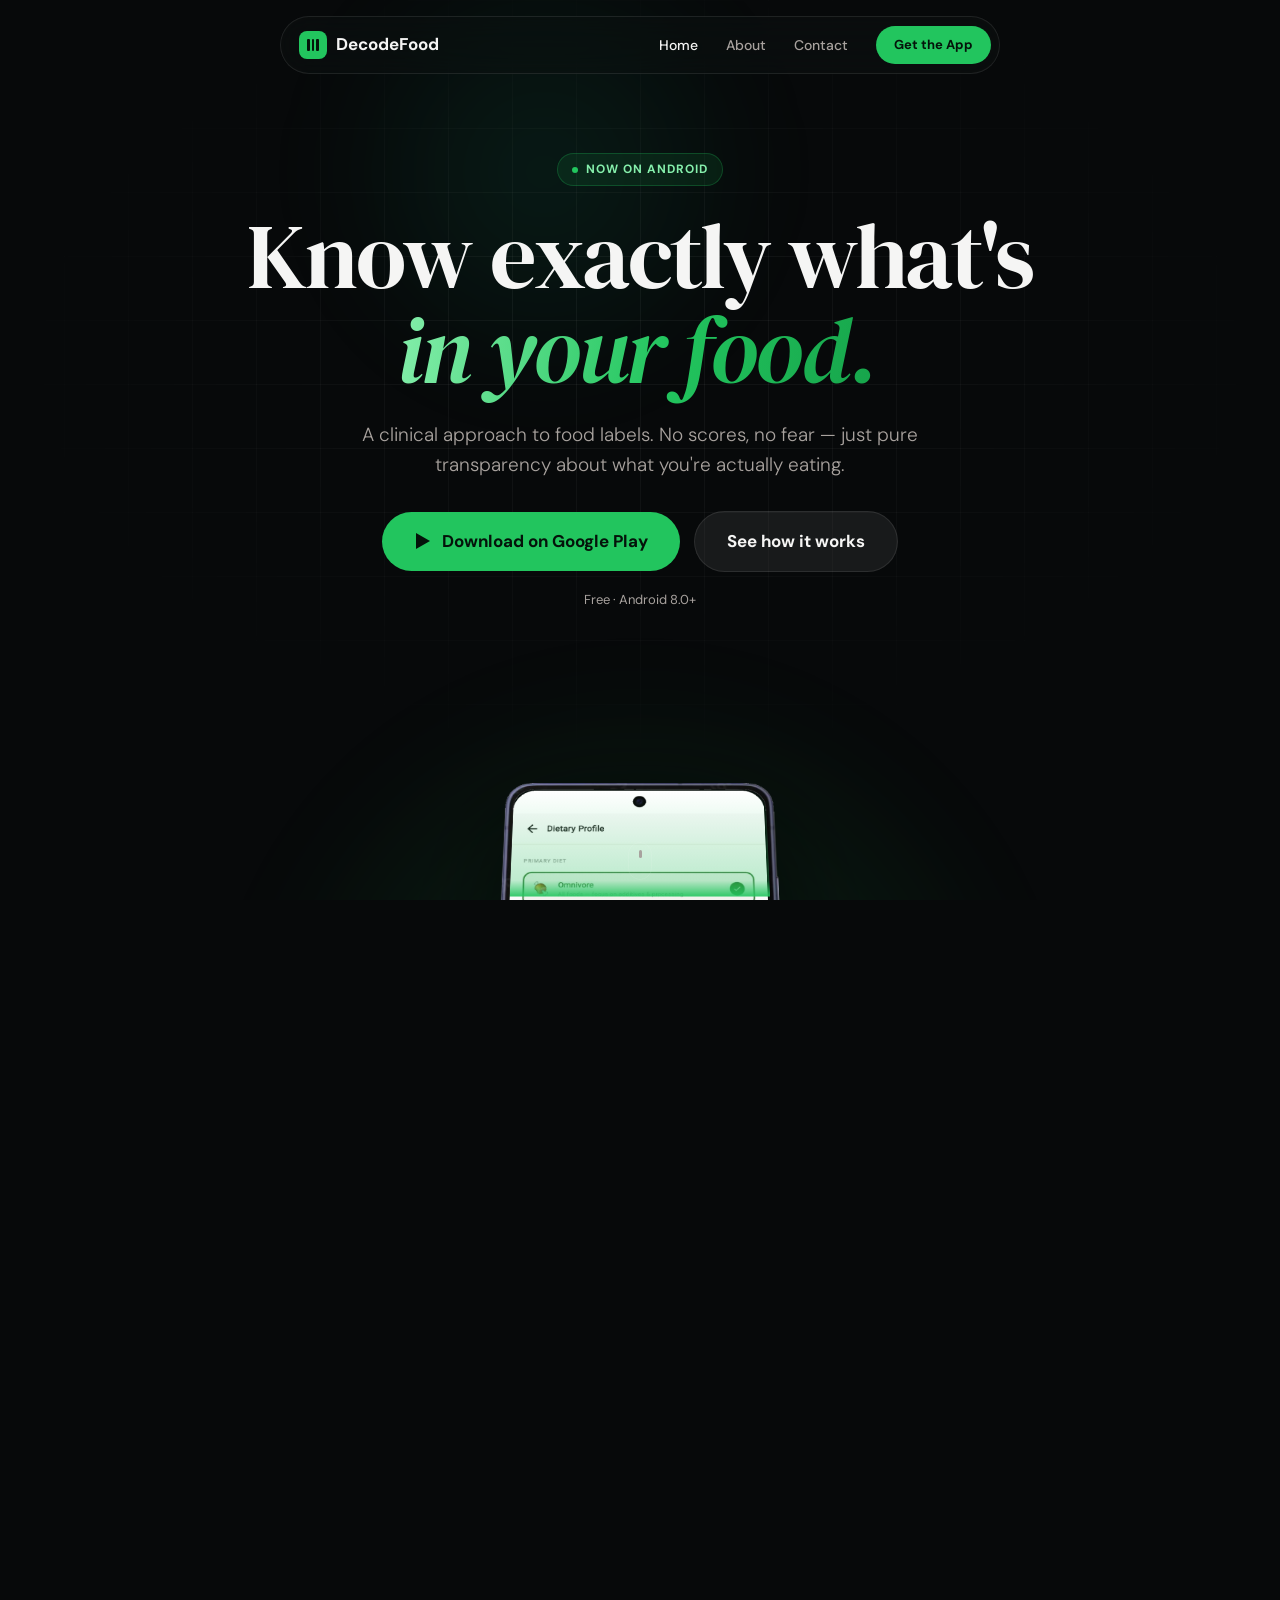
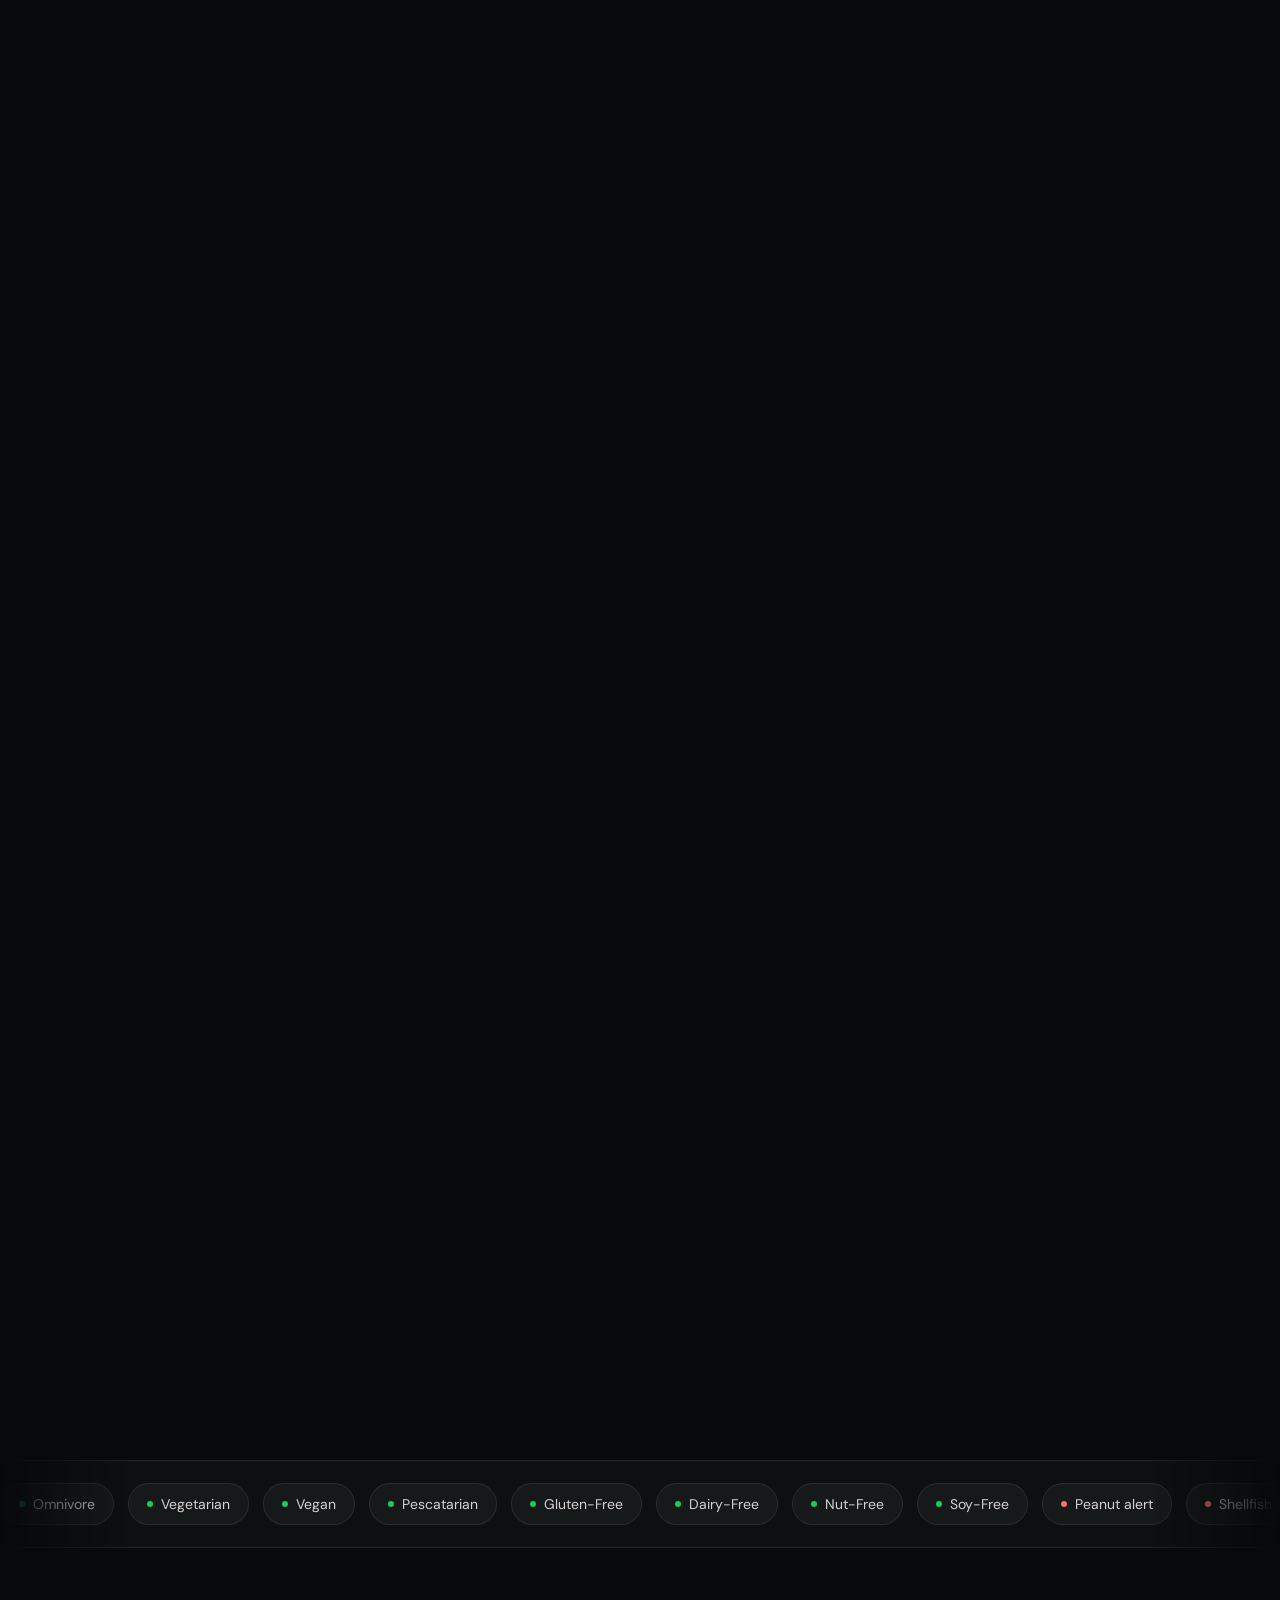
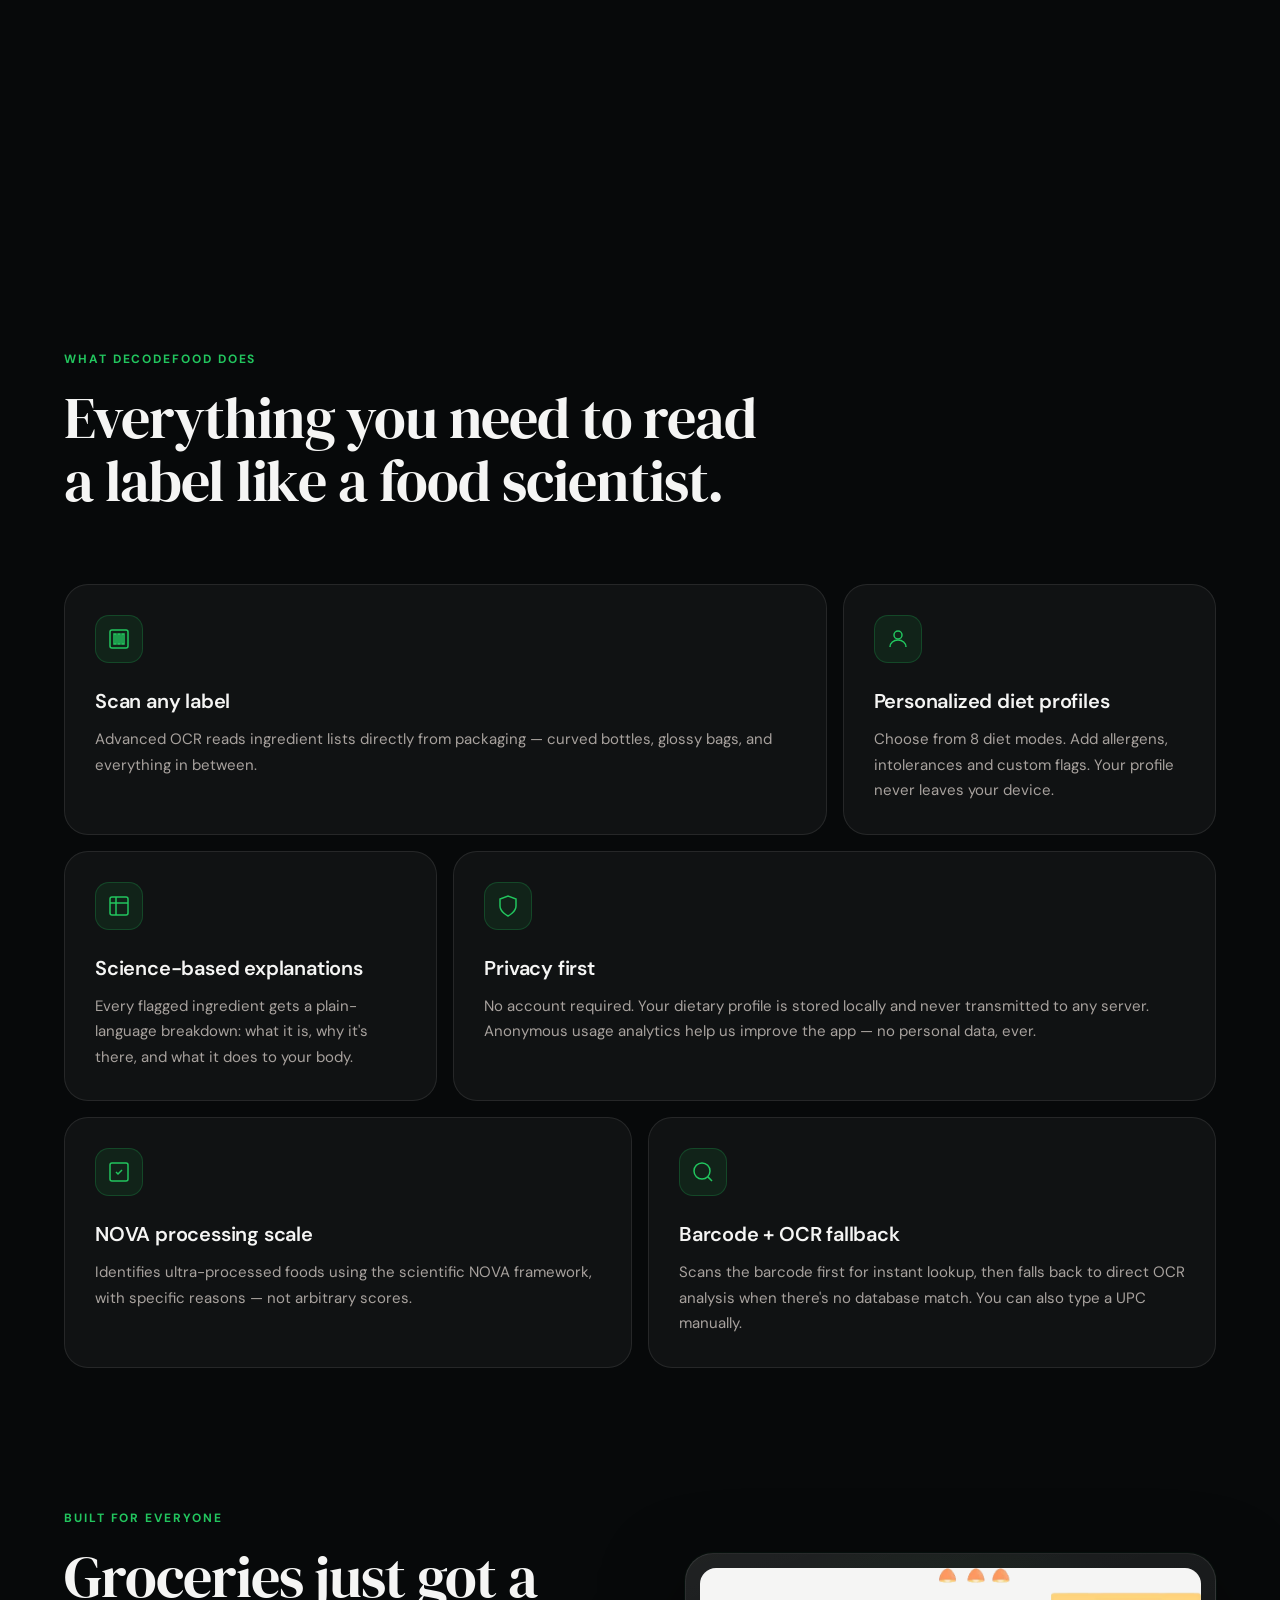
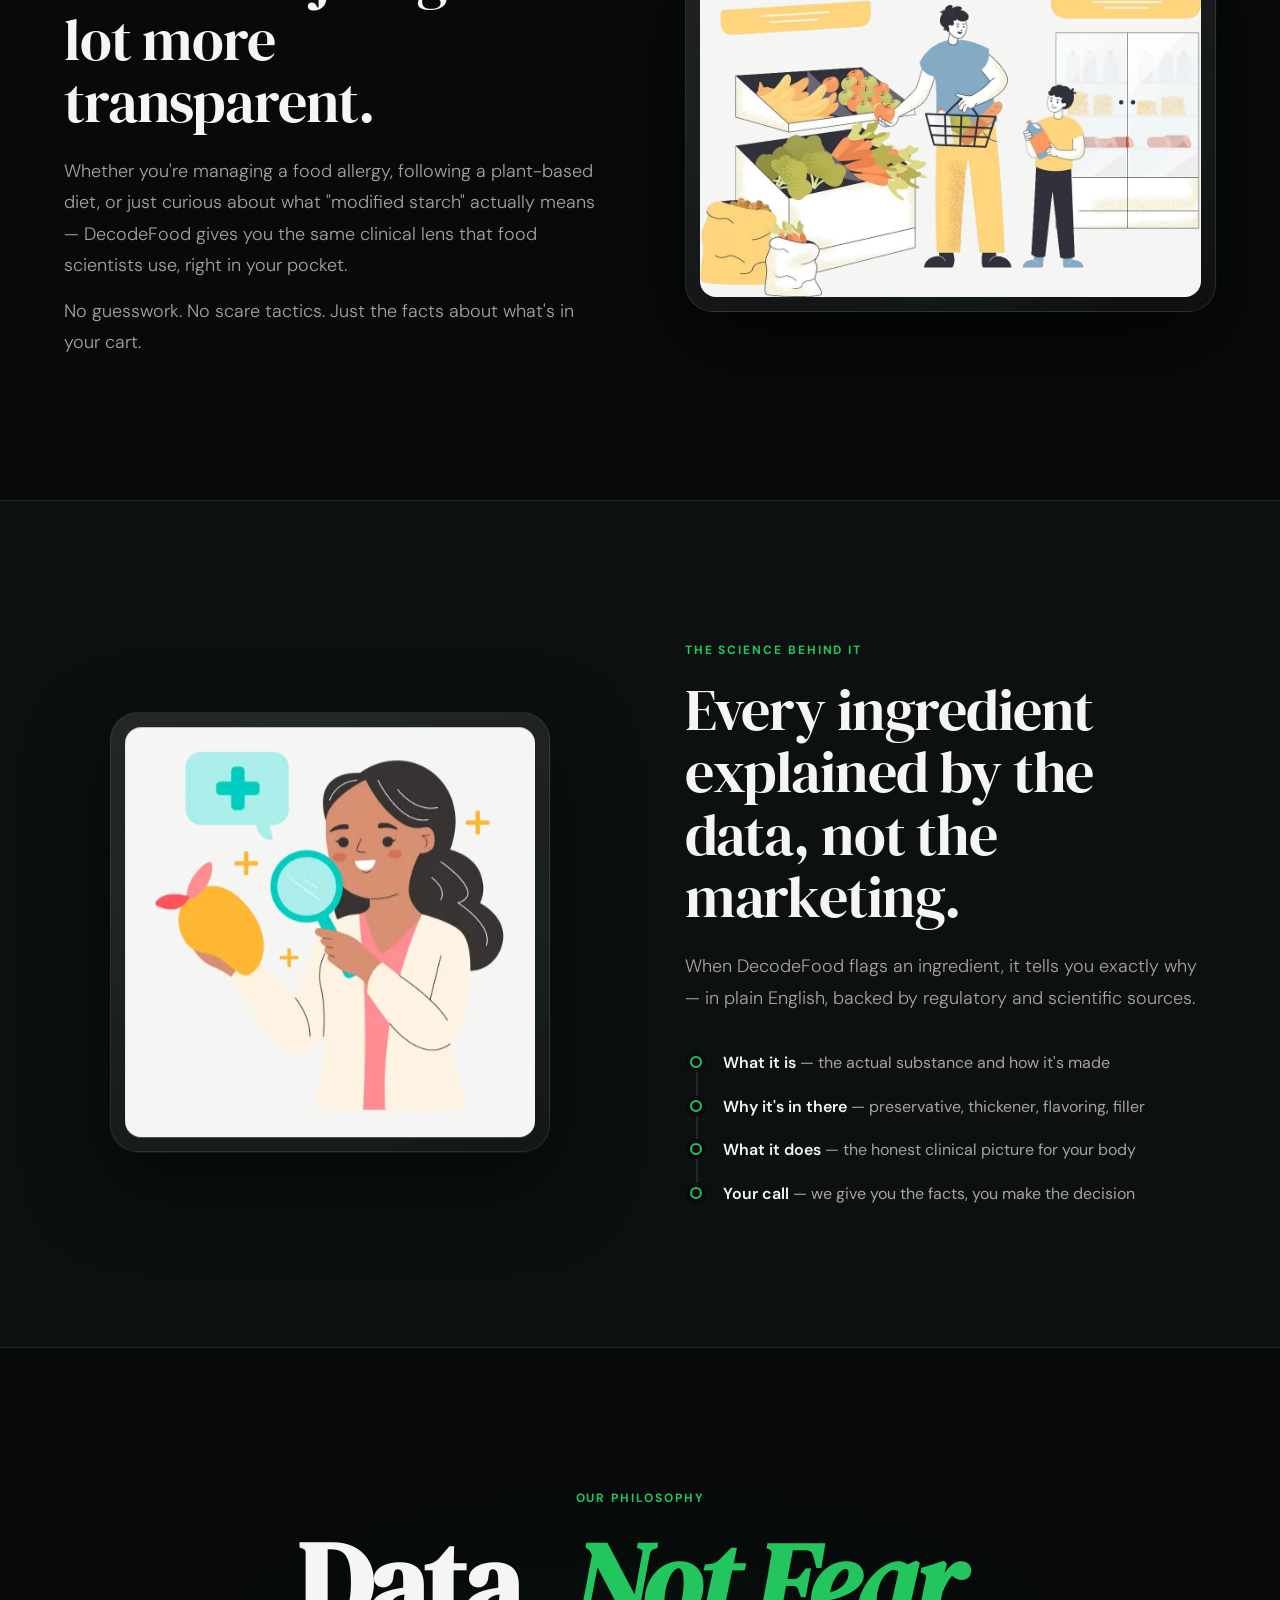
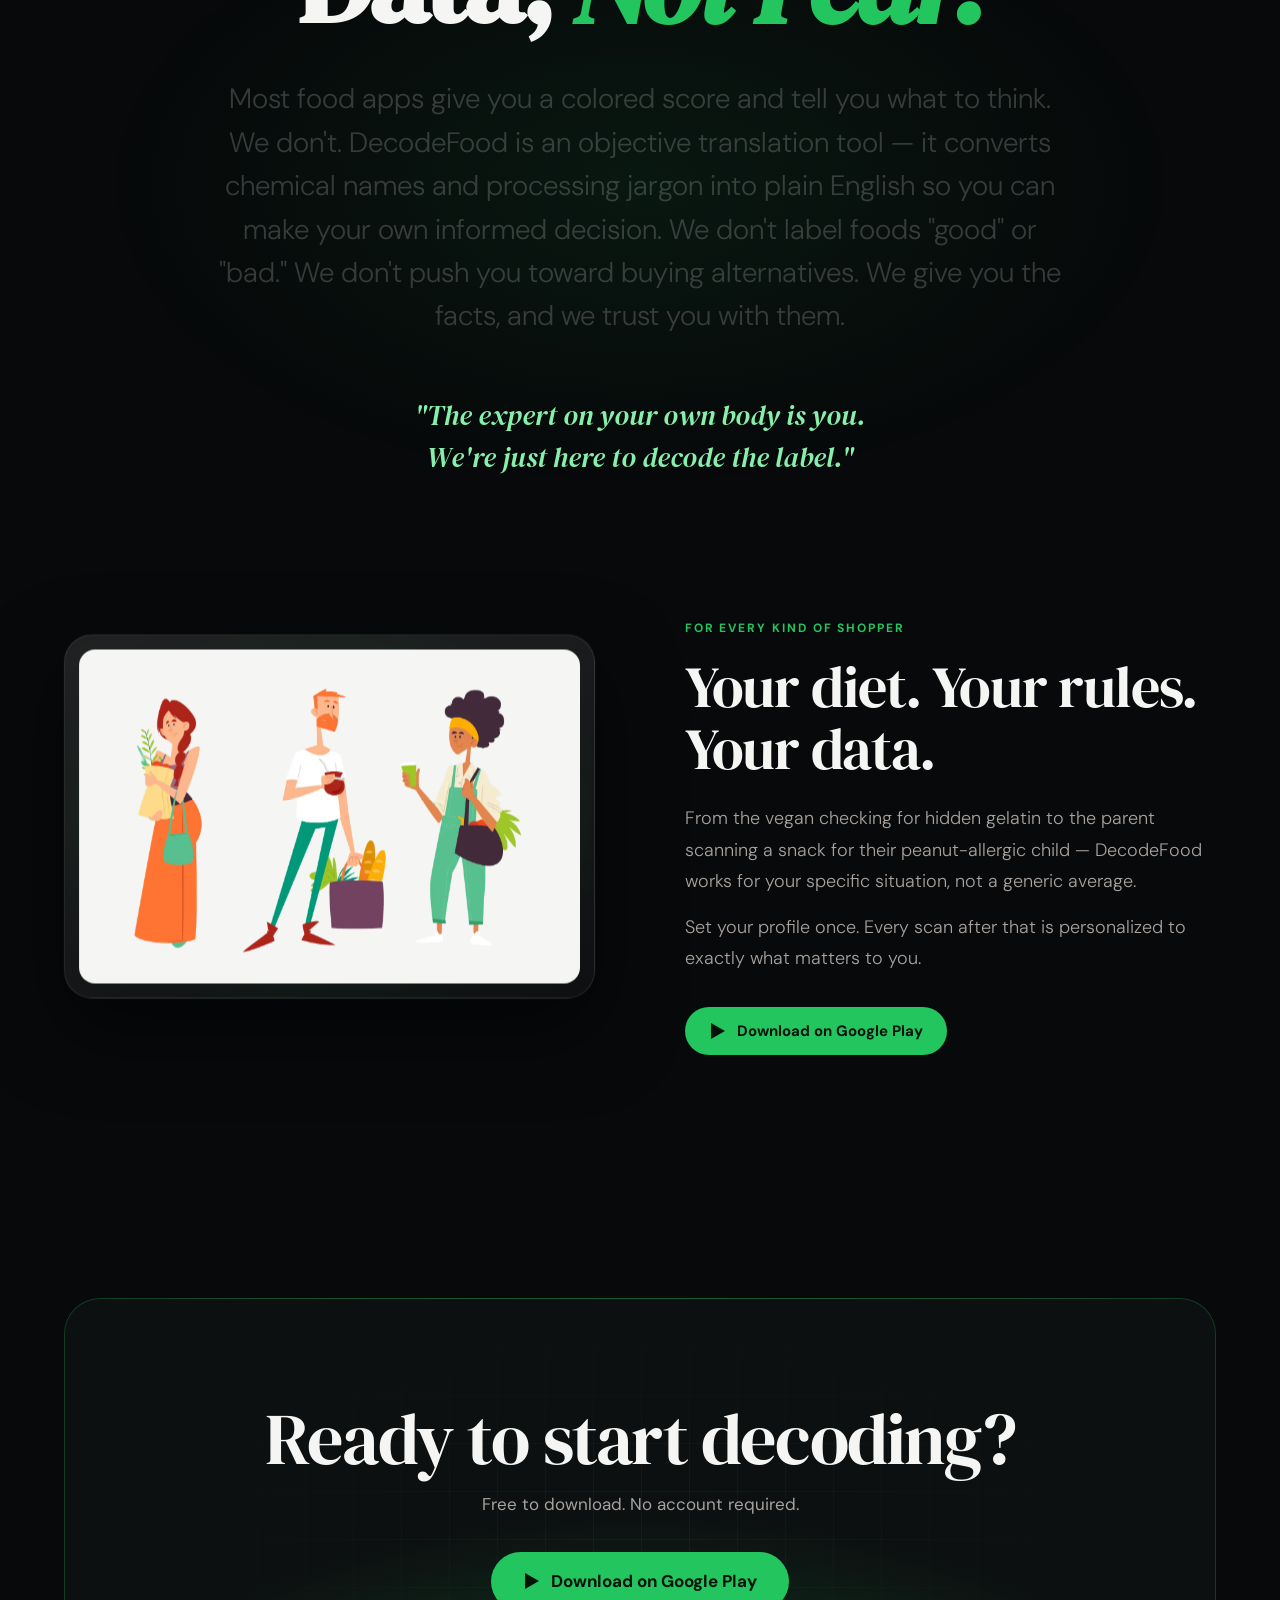
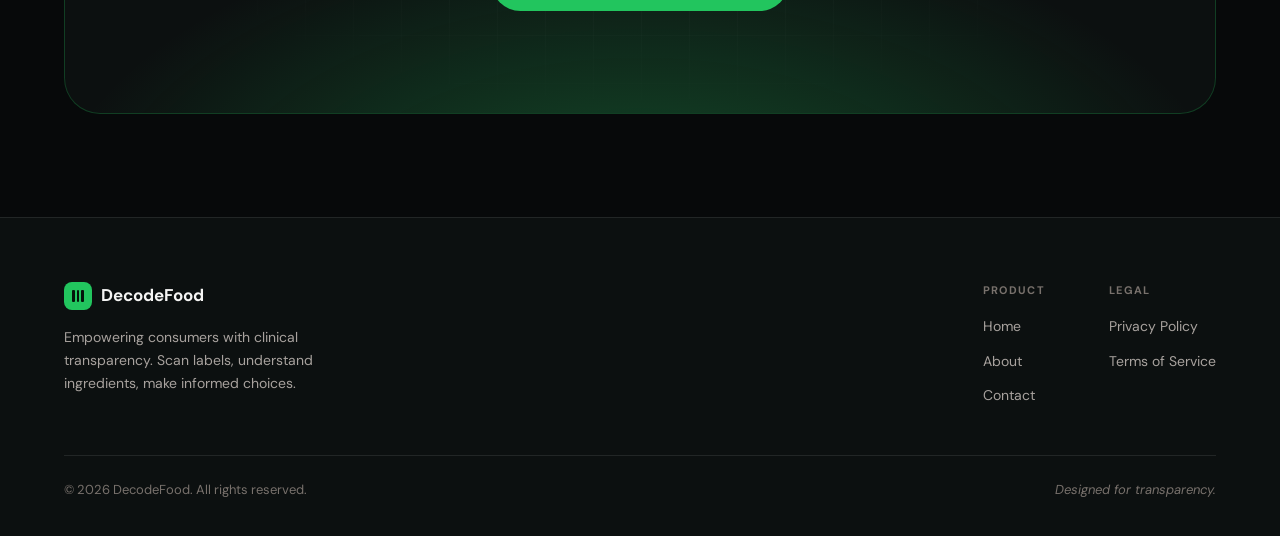
<file: index.html>
<!DOCTYPE html>
<html lang="en">
<head>
  <meta charset="UTF-8" />
  <meta name="viewport" content="width=device-width, initial-scale=1.0" />
  <meta name="theme-color" content="#07090a" />
  <title>DecodeFood — Food Label & Ingredient Scanner for Android</title>
  <meta name="description" content="DecodeFood decodes complex food labels into plain English. Scan any ingredient list, get instant alerts for your diet and allergies, and understand what's actually in your food. Free on Android." />

<!-- Canonical -->
<link rel="canonical" href="https://decodefood.app/" />

<!-- Open Graph -->
<meta property="og:type" content="website" />
<meta property="og:url" content="https://decodefood.app/" />
<meta property="og:title" content="DecodeFood — Know Exactly What's In Your Food" />
<meta property="og:description" content="Scan any food label and instantly understand what you're eating. Personalized alerts for 8 diets, allergens, and ultra-processed ingredients. Free on Android." />
<meta property="og:image" content="https://decodefood.app/images/og-image.jpg" />
<meta property="og:site_name" content="DecodeFood" />

<!-- Twitter Card -->
<meta name="twitter:card" content="summary_large_image" />
<meta name="twitter:title" content="DecodeFood — Know Exactly What's In Your Food" />
<meta name="twitter:description" content="Scan any food label and instantly understand what you're eating. Free on Android." />
<meta name="twitter:image" content="https://decodefood.app/images/og-image.jpg" />

<!-- Structured Data: Mobile App -->
<script type="application/ld+json">
{
  "@context": "https://schema.org",
  "@type": "MobileApplication",
  "name": "DecodeFood",
  "description": "DecodeFood decodes complex food labels into plain English. Scan any ingredient list, get personalized alerts for your diet and allergies, and understand what's actually in your food.",
  "operatingSystem": "Android",
  "applicationCategory": "HealthApplication",
  "offers": {
    "@type": "Offer",
    "price": "0",
    "priceCurrency": "USD"
  },
  "url": "https://decodefood.app",
  "screenshot": "https://decodefood.app/images/app-dietary-profile.webp",
  "featureList": [
    "Food label OCR scanning",
    "Barcode ingredient lookup",
    "Personalized allergy alerts",
    "8 diet modes including Vegan, Vegetarian, and Nut-Free",
    "Manual UPC barcode entry",
    "NOVA ultra-processed food scale",
    "Science-based ingredient explanations",
    "Privacy-first — no data leaves your device"
  ]
}
</script>
  <link rel="icon" type="image/x-icon" href="favicon.ico" />
  <link rel="apple-touch-icon" sizes="180x180" href="apple-touch-icon.png" />
  <link rel="icon" type="image/png" sizes="192x192" href="favicon-192.png" />
  <link rel="icon" type="image/png" sizes="512x512" href="favicon-512.png" />
  <link rel="preconnect" href="https://fonts.googleapis.com" />
  <link rel="preconnect" href="https://fonts.gstatic.com" crossorigin />
  <link href="https://fonts.googleapis.com/css2?family=DM+Sans:ital,opsz,wght@0,9..40,300;0,9..40,400;0,9..40,500;0,9..40,600;0,9..40,700&family=DM+Serif+Display:ital@0;1&display=swap" rel="stylesheet" />
  <link rel="preload" as="image" href="images/app-dietary-profile.webp" fetchpriority="high" />
  <script>document.documentElement.classList.add('js');</script>
  <link rel="stylesheet" href="home.css" />
  <!-- Google tag (gtag.js) -->
<script async src="https://www.googletagmanager.com/gtag/js?id=G-QGWBRZB8E3"></script>
<script>
  window.dataLayer = window.dataLayer || [];
  function gtag(){dataLayer.push(arguments);}
  gtag('js', new Date());

  gtag('config', 'G-QGWBRZB8E3');
</script>
</head>
<body>
  <a href="#main" class="skip-link">Skip to content</a>

  <!-- NAV -->
  <header class="nav" id="nav">
    <div class="nav-inner">
      <a href="/" class="logo" aria-label="DecodeFood home">
        <span class="logo-icon" aria-hidden="true">
          <svg width="14" height="14" viewBox="0 0 14 14" fill="none">
            <rect x="1" y="1" width="3" height="12" rx="1" fill="#04130a"/>
            <rect x="6" y="1" width="2" height="12" rx="1" fill="#04130a"/>
            <rect x="10" y="1" width="3" height="12" rx="1" fill="#04130a"/>
          </svg>
        </span>
        <span>DecodeFood</span>
      </a>
      <nav class="nav-links" aria-label="Primary">
        <a href="/" class="nav-link" aria-current="page">Home</a>
        <a href="about.html" class="nav-link">About</a>
        <a href="contact.html" class="nav-link">Contact</a>
        <a href="https://play.google.com/store/apps/details?id=com.decode.food&hl=en_US&referrer=utm_source=website&utm_medium=button&utm_campaign=nav_cta" class="btn btn-sm">Get the App</a>
      </nav>
      <button class="nav-toggle" id="navToggle" aria-label="Menu" aria-expanded="false" aria-controls="mobileMenu"><span></span></button>
    </div>
    <nav class="nav-mobile" id="mobileMenu" aria-label="Mobile">
      <a href="/">Home</a>
      <a href="about.html">About</a>
      <a href="contact.html">Contact</a>
      <a href="privacy.html">Privacy</a>
      <a href="terms.html">Terms</a>
      <a href="https://play.google.com/store/apps/details?id=com.decode.food&hl=en_US&referrer=utm_source=website&utm_medium=button&utm_campaign=mobile_menu" class="btn">Download on Google Play</a>
    </nav>
  </header>

  <main id="main">

  <!-- HERO: pinned, scroll-driven -->
  <section class="hero" id="hero" aria-label="DecodeFood introduction">
    <div class="hero-sticky">
      <div class="hero-bg" aria-hidden="true">
        <div class="aurora"></div>
        <div class="aurora two"></div>
        <div class="grid-lines"></div>
      </div>

      <div class="hero-copy">
        <span class="pill"><i></i>Now on Android</span>
        <h1 class="hero-headline">Know exactly what's<br><em>in your food.</em></h1>
        <p class="hero-sub">A clinical approach to food labels. No scores, no fear — just pure transparency about what you're actually eating.</p>
        <div class="hero-cta">
          <a href="https://play.google.com/store/apps/details?id=com.decode.food&hl=en_US&referrer=utm_source=website&utm_medium=button&utm_campaign=hero_cta" class="btn btn-lg">
            <svg width="18" height="18" viewBox="0 0 18 18" fill="none" aria-hidden="true"><polygon points="2,1 16,9 2,17" fill="#04130a"/></svg>
            Download on Google Play
          </a>
          <a href="#features" class="btn btn-lg btn-ghost">See how it works</a>
          <span class="hero-note">Free · Android 8.0+</span>
        </div>
      </div>

      <p class="hero-caption" aria-hidden="true">Scan. Decode. <span>Decide.</span></p>

      <div class="hero-stage">
        <!-- Looping demo: label being scanned -->
        <div class="demo-card label" aria-hidden="true">
          <div class="demo-title">Scanning label</div>
          <ul class="ing-list">
            <li class="ing">Sugar</li>
            <li class="ing bad">Gelatin</li>
            <li class="ing warn">Natural Flavors</li>
            <li class="ing">Citric Acid</li>
            <li class="ing warn">Modified Starch</li>
            <li class="ing-scan"></li>
          </ul>
        </div>

        <div class="phone">
          <img src="images/app-dietary-profile.webp" width="917" height="1903" alt="The DecodeFood app's Dietary Profile screen, showing eight diet modes from Omnivore to Soy-Free and an allergy field" fetchpriority="high" />
          <div class="screen-fx" aria-hidden="true"></div>
        </div>

        <!-- Looping demo: verdict -->
        <div class="demo-card verdict" aria-hidden="true">
          <div class="demo-title">Your result</div>
          <div class="verdict-badge">● AVOID</div>
          <div class="verdict-row"><span class="dot r"></span><span><b>Gelatin</b><small>Animal-derived</small></span></div>
          <div class="verdict-row"><span class="dot a"></span><span><b>Natural Flavors</b><small>Source uncertain</small></span></div>
          <div class="verdict-row"><span class="dot g"></span><span><b>Citric Acid</b><small>Plant-derived</small></span></div>
        </div>
      </div>

      <!-- Finale: appears as the phone blurs away -->
      <div class="hero-finale">
        <div class="app-icon" aria-hidden="true">
          <svg viewBox="0 0 14 14" fill="none"><rect x="1" y="1" width="3" height="12" rx="1" fill="#04130a"/><rect x="6" y="1" width="2" height="12" rx="1" fill="#04130a"/><rect x="10" y="1" width="3" height="12" rx="1" fill="#04130a"/></svg>
        </div>
        <h2 class="finale-title">Food labels, <em>decoded.</em></h2>
        <p class="finale-sub">Scan any ingredient list and get the plain-English facts — personalized to your diet and allergies.</p>
        <div class="hero-cta">
          <a href="https://play.google.com/store/apps/details?id=com.decode.food&hl=en_US&referrer=utm_source=website&utm_medium=button&utm_campaign=hero_finale_cta" class="btn btn-lg">
            <svg width="18" height="18" viewBox="0 0 18 18" fill="none" aria-hidden="true"><polygon points="2,1 16,9 2,17" fill="#04130a"/></svg>
            Download App
          </a>
          <a href="#features" class="btn btn-lg btn-white">See how it works</a>
        </div>
      </div>

      <div class="hero-fade" aria-hidden="true"></div>
      <div class="scroll-hint" aria-hidden="true"></div>
    </div>
  </section>

  <!-- MARQUEE -->
  <div class="marquee" aria-label="Supported diets and allergens">
    <div class="marquee-track">
      <span class="chip">Omnivore</span><span class="chip">Vegetarian</span><span class="chip">Vegan</span><span class="chip">Pescatarian</span><span class="chip">Gluten-Free</span><span class="chip">Dairy-Free</span><span class="chip">Nut-Free</span><span class="chip">Soy-Free</span><span class="chip alert">Peanut alert</span><span class="chip alert">Shellfish alert</span><span class="chip alert">Egg alert</span>
      <span class="chip" aria-hidden="true">Omnivore</span><span class="chip" aria-hidden="true">Vegetarian</span><span class="chip" aria-hidden="true">Vegan</span><span class="chip" aria-hidden="true">Pescatarian</span><span class="chip" aria-hidden="true">Gluten-Free</span><span class="chip" aria-hidden="true">Dairy-Free</span><span class="chip" aria-hidden="true">Nut-Free</span><span class="chip" aria-hidden="true">Soy-Free</span><span class="chip alert" aria-hidden="true">Peanut alert</span><span class="chip alert" aria-hidden="true">Shellfish alert</span><span class="chip alert" aria-hidden="true">Egg alert</span>
    </div>
  </div>

  <!-- STATS -->
  <section class="stats" aria-label="DecodeFood at a glance">
    <div class="container">
      <div class="stats-grid" data-reveal>
        <div class="stat"><div class="stat-num"><span data-count="8">8</span></div><div class="stat-label">diet modes</div></div>
        <div class="stat"><div class="stat-num"><span data-count="4">4</span></div><div class="stat-label">NOVA processing groups</div></div>
        <div class="stat"><div class="stat-num"><span data-count="0">0</span></div><div class="stat-label">accounts required</div></div>
        <div class="stat"><div class="stat-num"><span data-count="100">100</span><sup>%</sup></div><div class="stat-label">of your profile stays on-device</div></div>
      </div>
    </div>
  </section>

  <!-- FEATURES (bento) -->
  <section class="section" id="features">
    <div class="container">
      <div class="section-head" data-reveal>
        <div class="eyebrow">What DecodeFood does</div>
        <h2 class="h2">Everything you need to read a label like a food scientist.</h2>
      </div>
      <div class="bento">
        <article class="card s4" data-reveal data-spot>
          <div class="card-icon"><svg width="24" height="24" viewBox="0 0 24 24" fill="none" stroke="currentColor" stroke-width="1.5" aria-hidden="true"><rect x="3" y="3" width="18" height="18" rx="2"/><path d="M7 7h2v10H7zM11 7h2v10h-2zM15 7h2v10h-2z"/></svg></div>
          <h3>Scan any label</h3>
          <p>Advanced OCR reads ingredient lists directly from packaging — curved bottles, glossy bags, and everything in between.</p>
        </article>
        <article class="card s2" data-reveal data-spot style="--i:1">
          <div class="card-icon"><svg width="24" height="24" viewBox="0 0 24 24" fill="none" stroke="currentColor" stroke-width="1.5" aria-hidden="true"><circle cx="12" cy="8" r="4"/><path d="M4 20c0-4 3.6-7 8-7s8 3 8 7"/></svg></div>
          <h3>Personalized diet profiles</h3>
          <p>Choose from 8 diet modes. Add allergens, intolerances and custom flags. Your profile never leaves your device.</p>
        </article>
        <article class="card s2" data-reveal data-spot>
          <div class="card-icon"><svg width="24" height="24" viewBox="0 0 24 24" fill="none" stroke="currentColor" stroke-width="1.5" aria-hidden="true"><path d="M9 3H5a2 2 0 0 0-2 2v4m6-6h10a2 2 0 0 1 2 2v4M9 3v18m0 0h10a2 2 0 0 0 2-2V9M9 21H5a2 2 0 0 1-2-2V9m0 0h18"/></svg></div>
          <h3>Science-based explanations</h3>
          <p>Every flagged ingredient gets a plain-language breakdown: what it is, why it's there, and what it does to your body.</p>
        </article>
        <article class="card s4" data-reveal data-spot style="--i:1">
          <div class="card-icon"><svg width="24" height="24" viewBox="0 0 24 24" fill="none" stroke="currentColor" stroke-width="1.5" aria-hidden="true"><path d="M12 22s8-4 8-10V5l-8-3-8 3v7c0 6 8 10 8 10z"/></svg></div>
          <h3>Privacy first</h3>
          <p>No account required. Your dietary profile is stored locally and never transmitted to any server. Anonymous usage analytics help us improve the app — no personal data, ever.</p>
        </article>
        <article class="card s3" data-reveal data-spot>
          <div class="card-icon"><svg width="24" height="24" viewBox="0 0 24 24" fill="none" stroke="currentColor" stroke-width="1.5" aria-hidden="true"><path d="M9 12l2 2 4-4"/><rect x="3" y="3" width="18" height="18" rx="2"/></svg></div>
          <h3>NOVA processing scale</h3>
          <p>Identifies ultra-processed foods using the scientific NOVA framework, with specific reasons — not arbitrary scores.</p>
        </article>
        <article class="card s3" data-reveal data-spot style="--i:1">
          <div class="card-icon"><svg width="24" height="24" viewBox="0 0 24 24" fill="none" stroke="currentColor" stroke-width="1.5" aria-hidden="true"><circle cx="11" cy="11" r="8"/><path d="m21 21-4.35-4.35"/></svg></div>
          <h3>Barcode + OCR fallback</h3>
          <p>Scans the barcode first for instant lookup, then falls back to direct OCR analysis when there's no database match. You can also type a UPC manually.</p>
        </article>
      </div>
    </div>
  </section>

  <!-- WHO IT'S FOR -->
  <section class="section" style="padding-top:0">
    <div class="container">
      <div class="split">
        <div>
          <div class="eyebrow" data-reveal>Built for everyone</div>
          <h2 class="h2" data-reveal style="--i:1">Groceries just got a lot more transparent.</h2>
          <p class="lede" data-reveal style="--i:2">Whether you're managing a food allergy, following a plant-based diet, or just curious about what "modified starch" actually means — DecodeFood gives you the same clinical lens that food scientists use, right in your pocket.</p>
          <p class="lede" data-reveal style="--i:3">No guesswork. No scare tactics. Just the facts about what's in your cart.</p>
        </div>
        <div class="split-media" data-reveal="right">
          <div class="frame" data-parallax="0.06">
            <img src="images/illustration-family.webp" width="1136" height="746" alt="Family shopping together in a grocery store" loading="lazy" decoding="async" />
          </div>
        </div>
      </div>
    </div>
  </section>

  <!-- SCIENCE -->
  <section class="section" style="background:var(--bg-2);border-block:1px solid var(--line)">
    <div class="container">
      <div class="split flip">
        <div class="split-media" data-reveal="left">
          <div class="frame square" data-parallax="-0.05">
            <img src="images/illustration-nutritionist.webp" width="512" height="512" alt="Science-based ingredient analysis" loading="lazy" decoding="async" />
          </div>
        </div>
        <div>
          <div class="eyebrow" data-reveal>The science behind it</div>
          <h2 class="h2" data-reveal style="--i:1">Every ingredient explained by the data, not the marketing.</h2>
          <p class="lede" data-reveal style="--i:2">When DecodeFood flags an ingredient, it tells you exactly why — in plain English, backed by regulatory and scientific sources.</p>
          <ol class="steps" id="steps">
            <li class="step" data-reveal><strong>What it is</strong> — the actual substance and how it's made</li>
            <li class="step" data-reveal style="--i:1"><strong>Why it's in there</strong> — preservative, thickener, flavoring, filler</li>
            <li class="step" data-reveal style="--i:2"><strong>What it does</strong> — the honest clinical picture for your body</li>
            <li class="step" data-reveal style="--i:3"><strong>Your call</strong> — we give you the facts, you make the decision</li>
          </ol>
        </div>
      </div>
    </div>
  </section>

  <!-- PHILOSOPHY -->
  <section class="section philosophy">
    <div class="container">
      <div class="philosophy-inner">
        <div class="eyebrow" data-reveal>Our philosophy</div>
        <h2 class="big-title" data-reveal="scale" style="--i:1">Data, <span>Not Fear.</span></h2>
        <p class="philosophy-body" id="lit">Most food apps give you a colored score and tell you what to think. We don't. DecodeFood is an objective translation tool — it converts chemical names and processing jargon into plain English so you can make your own informed decision. We don't label foods "good" or "bad." We don't push you toward buying alternatives. We give you the facts, and we trust you with them.</p>
        <p class="quote" data-reveal>"The expert on your own body is you.<br>We're just here to decode the label."</p>
      </div>
    </div>
  </section>

  <!-- COMMUNITY -->
  <section class="section" style="padding-top:0">
    <div class="container">
      <div class="split flip">
        <div class="split-media" data-reveal="left">
          <div class="frame" data-parallax="0.05">
            <img src="images/illustration-people.webp" width="1600" height="1067" alt="Diverse group of grocery shoppers" loading="lazy" decoding="async" />
          </div>
        </div>
        <div>
          <div class="eyebrow" data-reveal>For every kind of shopper</div>
          <h2 class="h2" data-reveal style="--i:1">Your diet. Your rules. Your data.</h2>
          <p class="lede" data-reveal style="--i:2">From the vegan checking for hidden gelatin to the parent scanning a snack for their peanut-allergic child — DecodeFood works for your specific situation, not a generic average.</p>
          <p class="lede" data-reveal style="--i:3">Set your profile once. Every scan after that is personalized to exactly what matters to you.</p>
          <div data-reveal style="--i:4;margin-top:32px">
            <a href="https://play.google.com/store/apps/details?id=com.decode.food&hl=en_US&referrer=utm_source=website&utm_medium=button&utm_campaign=community_cta" class="btn">
              <svg width="18" height="18" viewBox="0 0 18 18" fill="none" aria-hidden="true"><polygon points="2,1 16,9 2,17" fill="#04130a"/></svg>
              Download on Google Play
            </a>
          </div>
        </div>
      </div>
    </div>
  </section>

  <!-- CTA -->
  <section class="cta">
    <div class="container">
      <div class="cta-box" data-reveal="scale">
        <h2>Ready to start decoding?</h2>
        <p>Free to download. No account required.</p>
        <a href="https://play.google.com/store/apps/details?id=com.decode.food&hl=en_US&referrer=utm_source=website&utm_medium=button&utm_campaign=footer_cta" class="btn btn-lg">
          <svg width="18" height="18" viewBox="0 0 18 18" fill="none" aria-hidden="true"><polygon points="2,1 16,9 2,17" fill="#04130a"/></svg>
          Download on Google Play
        </a>
      </div>
    </div>
  </section>

  </main>

  <!-- FOOTER -->
  <footer class="footer">
    <div class="container">
      <div class="footer-top">
        <div class="footer-brand">
          <a href="/" class="logo">
            <span class="logo-icon" aria-hidden="true">
              <svg width="14" height="14" viewBox="0 0 14 14" fill="none">
                <rect x="1" y="1" width="3" height="12" rx="1" fill="#04130a"/>
                <rect x="6" y="1" width="2" height="12" rx="1" fill="#04130a"/>
                <rect x="10" y="1" width="3" height="12" rx="1" fill="#04130a"/>
              </svg>
            </span>
            <span>DecodeFood</span>
          </a>
          <p>Empowering consumers with clinical transparency. Scan labels, understand ingredients, make informed choices.</p>
        </div>
        <div class="footer-links">
          <div class="footer-col">
            <div class="footer-col-label">Product</div>
            <a href="/">Home</a>
            <a href="about.html">About</a>
            <a href="contact.html">Contact</a>
          </div>
          <div class="footer-col">
            <div class="footer-col-label">Legal</div>
            <a href="privacy.html">Privacy Policy</a>
            <a href="terms.html">Terms of Service</a>
          </div>
        </div>
      </div>
      <div class="footer-bottom">
        <span>© 2026 DecodeFood. All rights reserved.</span>
        <span class="footer-tagline">Designed for transparency.</span>
      </div>
    </div>
  </footer>

  <script src="home.js"></script>
</body>
</html>
</file>
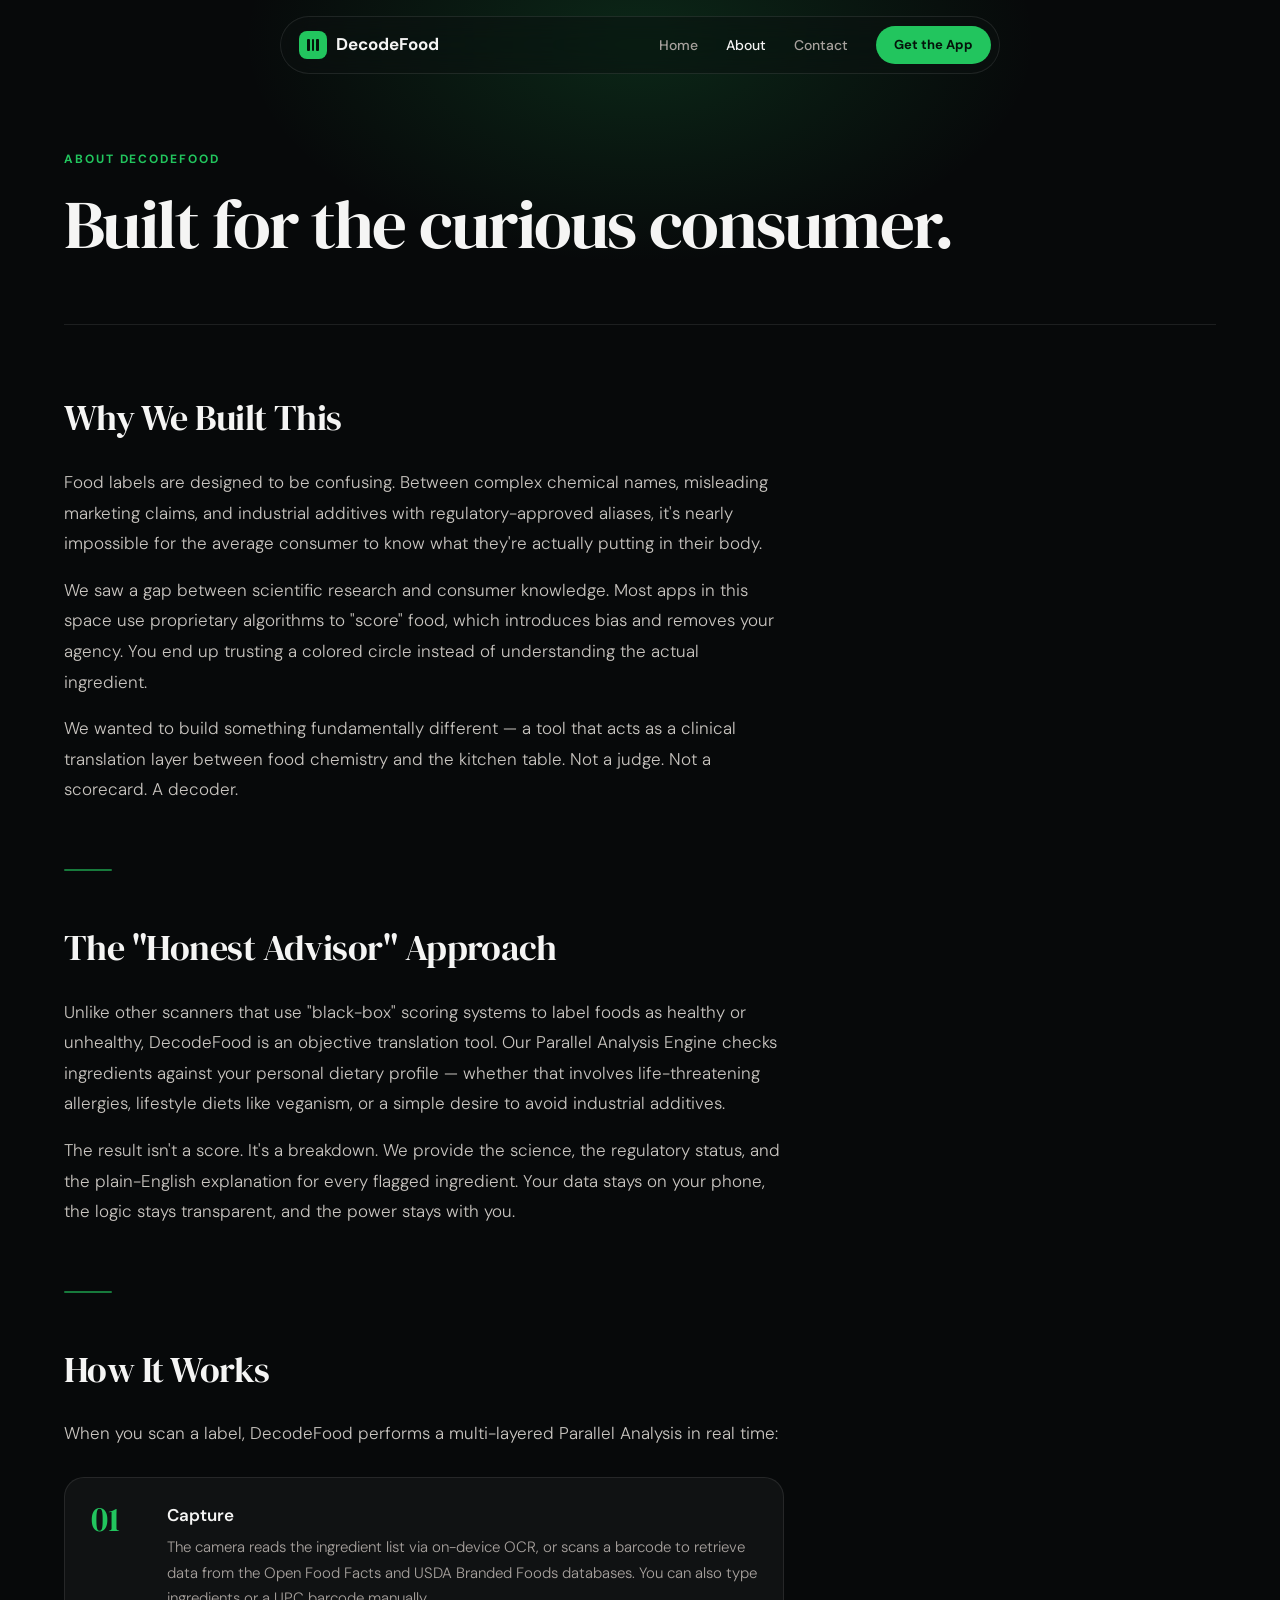
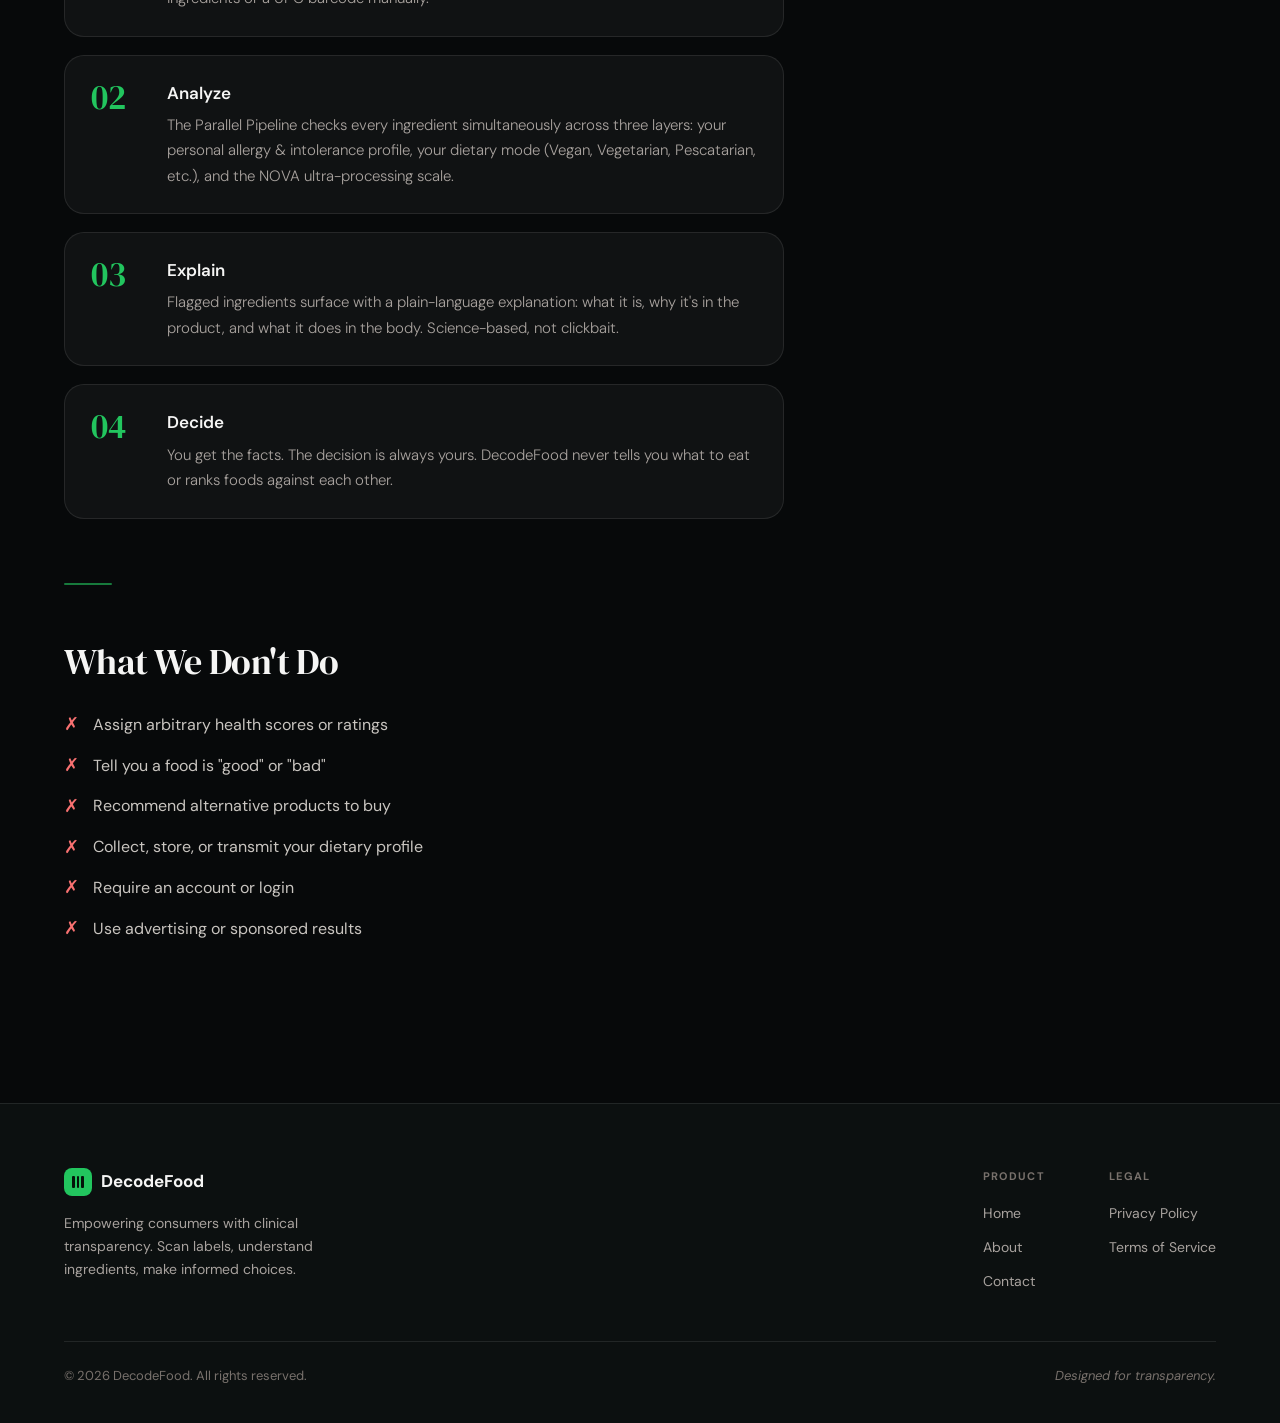
<file: about.html>
<!DOCTYPE html>
<html lang="en">
<head>
  <meta charset="UTF-8" />
  <meta name="viewport" content="width=device-width, initial-scale=1.0" />
  <title>About DecodeFood — How the Food Label Scanner Works</title>
  <meta name="description" content="Learn how DecodeFood translates complex ingredient lists into plain English. Built on science, not fear. No scores, no bias — just honest food transparency." />
  <link rel="canonical" href="https://decodefood.app/about" />
  <meta property="og:type" content="website" />
  <meta property="og:url" content="https://decodefood.app/about" />
  <meta property="og:title" content="About DecodeFood — Honest Food Label Analysis" />
  <meta property="og:description" content="We built DecodeFood to bridge the gap between food chemistry and the kitchen table. No scores, no fear — just the facts." />
  <meta property="og:image" content="https://decodefood.app/images/og-image.jpg" />
  <meta property="og:site_name" content="DecodeFood" />
  <link rel="icon" type="image/x-icon" href="favicon.ico" />
  <link rel="apple-touch-icon" sizes="180x180" href="apple-touch-icon.png" />
  <link rel="icon" type="image/png" sizes="192x192" href="favicon-192.png" />
  <link rel="icon" type="image/png" sizes="512x512" href="favicon-512.png" />
  <link rel="preconnect" href="https://fonts.googleapis.com" />
  <link rel="preconnect" href="https://fonts.gstatic.com" crossorigin />
  <link href="https://fonts.googleapis.com/css2?family=DM+Sans:ital,opsz,wght@0,9..40,300;0,9..40,400;0,9..40,500;0,9..40,600;0,9..40,700;1,9..40,300&family=DM+Serif+Display:ital@0;1&display=swap" rel="stylesheet" />
  <meta name="theme-color" content="#07090a" />
  <script>document.documentElement.classList.add('js');</script>
  <link rel="stylesheet" href="home.css" />
  <link rel="stylesheet" href="inner.css" />
  <!-- Google tag (gtag.js) -->
<script async src="https://www.googletagmanager.com/gtag/js?id=G-QGWBRZB8E3"></script>
<script>
  window.dataLayer = window.dataLayer || [];
  function gtag(){dataLayer.push(arguments);}
  gtag('js', new Date());

  gtag('config', 'G-QGWBRZB8E3');
</script>
</head>
<body>

  <a href="#main" class="skip-link">Skip to content</a>

  <!-- NAV -->
  <header class="nav" id="nav">
    <div class="nav-inner">
      <a href="/" class="logo" aria-label="DecodeFood home">
        <span class="logo-icon" aria-hidden="true">
          <svg width="14" height="14" viewBox="0 0 14 14" fill="none">
            <rect x="1" y="1" width="3" height="12" rx="1" fill="#04130a"/>
            <rect x="6" y="1" width="2" height="12" rx="1" fill="#04130a"/>
            <rect x="10" y="1" width="3" height="12" rx="1" fill="#04130a"/>
          </svg>
        </span>
        <span>DecodeFood</span>
      </a>
      <nav class="nav-links" aria-label="Primary">
        <a href="/" class="nav-link">Home</a>
        <a href="about.html" class="nav-link" aria-current="page">About</a>
        <a href="contact.html" class="nav-link">Contact</a>
        <a href="https://play.google.com/store/apps/details?id=com.decode.food&hl=en_US&referrer=utm_source=website&utm_medium=button&utm_campaign=nav_cta" class="btn btn-sm">Get the App</a>
      </nav>
      <button class="nav-toggle" id="navToggle" aria-label="Menu" aria-expanded="false" aria-controls="mobileMenu"><span></span></button>
    </div>
    <nav class="nav-mobile" id="mobileMenu" aria-label="Mobile">
      <a href="/">Home</a>
      <a href="about.html">About</a>
      <a href="contact.html">Contact</a>
      <a href="privacy.html">Privacy</a>
      <a href="terms.html">Terms</a>
      <a href="https://play.google.com/store/apps/details?id=com.decode.food&hl=en_US&referrer=utm_source=website&utm_medium=button&utm_campaign=mobile_menu" class="btn">Download on Google Play</a>
    </nav>
  </header>

  <main id="main" class="page-main">
    <div class="container">
      <div class="page-header">
        <div class="section-label">About DecodeFood</div>
        <h1 class="page-title">Built for the curious consumer.</h1>
      </div>

      <div class="prose-content">

        <section class="prose-section">
          <h2>Why We Built This</h2>
          <p>Food labels are designed to be confusing. Between complex chemical names, misleading marketing claims, and industrial additives with regulatory-approved aliases, it's nearly impossible for the average consumer to know what they're actually putting in their body.</p>
          <p>We saw a gap between scientific research and consumer knowledge. Most apps in this space use proprietary algorithms to "score" food, which introduces bias and removes your agency. You end up trusting a colored circle instead of understanding the actual ingredient.</p>
          <p>We wanted to build something fundamentally different — a tool that acts as a clinical translation layer between food chemistry and the kitchen table. Not a judge. Not a scorecard. A decoder.</p>
        </section>

        <div class="prose-divider"></div>

        <section class="prose-section">
          <h2>The "Honest Advisor" Approach</h2>
          <p>Unlike other scanners that use "black-box" scoring systems to label foods as healthy or unhealthy, DecodeFood is an objective translation tool. Our Parallel Analysis Engine checks ingredients against your personal dietary profile — whether that involves life-threatening allergies, lifestyle diets like veganism, or a simple desire to avoid industrial additives.</p>
          <p>The result isn't a score. It's a breakdown. We provide the science, the regulatory status, and the plain-English explanation for every flagged ingredient. Your data stays on your phone, the logic stays transparent, and the power stays with you.</p>
        </section>

        <div class="prose-divider"></div>

        <section class="prose-section">
          <h2>How It Works</h2>
          <p>When you scan a label, DecodeFood performs a multi-layered Parallel Analysis in real time:</p>

          <div class="how-steps">
            <div class="how-step">
              <div class="how-step-num">01</div>
              <div class="how-step-content">
                <h4>Capture</h4>
                <p>The camera reads the ingredient list via on-device OCR, or scans a barcode to retrieve data from the Open Food Facts and USDA Branded Foods databases. You can also type ingredients or a UPC barcode manually.</p>
              </div>
            </div>
            <div class="how-step">
              <div class="how-step-num">02</div>
              <div class="how-step-content">
                <h4>Analyze</h4>
                <p>The Parallel Pipeline checks every ingredient simultaneously across three layers: your personal allergy & intolerance profile, your dietary mode (Vegan, Vegetarian, Pescatarian, etc.), and the NOVA ultra-processing scale.</p>
              </div>
            </div>
            <div class="how-step">
              <div class="how-step-num">03</div>
              <div class="how-step-content">
                <h4>Explain</h4>
                <p>Flagged ingredients surface with a plain-language explanation: what it is, why it's in the product, and what it does in the body. Science-based, not clickbait.</p>
              </div>
            </div>
            <div class="how-step">
              <div class="how-step-num">04</div>
              <div class="how-step-content">
                <h4>Decide</h4>
                <p>You get the facts. The decision is always yours. DecodeFood never tells you what to eat or ranks foods against each other.</p>
              </div>
            </div>
          </div>
        </section>

        <div class="prose-divider"></div>

        <section class="prose-section">
          <h2>What We Don't Do</h2>
          <div class="dont-list">
            <div class="dont-item">
              <span class="dont-x">✗</span>
              <span>Assign arbitrary health scores or ratings</span>
            </div>
            <div class="dont-item">
              <span class="dont-x">✗</span>
              <span>Tell you a food is "good" or "bad"</span>
            </div>
            <div class="dont-item">
              <span class="dont-x">✗</span>
              <span>Recommend alternative products to buy</span>
            </div>
            <div class="dont-item">
              <span class="dont-x">✗</span>
              <span>Collect, store, or transmit your dietary profile</span>
            </div>
            <div class="dont-item">
              <span class="dont-x">✗</span>
              <span>Require an account or login</span>
            </div>
            <div class="dont-item">
              <span class="dont-x">✗</span>
              <span>Use advertising or sponsored results</span>
            </div>
          </div>
        </section>

      </div>
    </div>
  </main>

  <!-- FOOTER -->
  <footer class="footer">
    <div class="container">
      <div class="footer-top">
        <div class="footer-brand">
          <a href="/" class="logo">
            <span class="logo-icon" aria-hidden="true">
              <svg width="14" height="14" viewBox="0 0 14 14" fill="none">
                <rect x="1" y="1" width="3" height="12" rx="1" fill="#04130a"/>
                <rect x="6" y="1" width="2" height="12" rx="1" fill="#04130a"/>
                <rect x="10" y="1" width="3" height="12" rx="1" fill="#04130a"/>
              </svg>
            </span>
            <span>DecodeFood</span>
          </a>
          <p>Empowering consumers with clinical transparency. Scan labels, understand ingredients, make informed choices.</p>
        </div>
        <div class="footer-links">
          <div class="footer-col">
            <div class="footer-col-label">Product</div>
            <a href="/">Home</a>
            <a href="about.html">About</a>
            <a href="contact.html">Contact</a>
          </div>
          <div class="footer-col">
            <div class="footer-col-label">Legal</div>
            <a href="privacy.html">Privacy Policy</a>
            <a href="terms.html">Terms of Service</a>
          </div>
        </div>
      </div>
      <div class="footer-bottom">
        <span>© 2026 DecodeFood. All rights reserved.</span>
        <span class="footer-tagline">Designed for transparency.</span>
      </div>
    </div>
  </footer>

  <script src="home.js"></script>
</body>
</html>
</file>
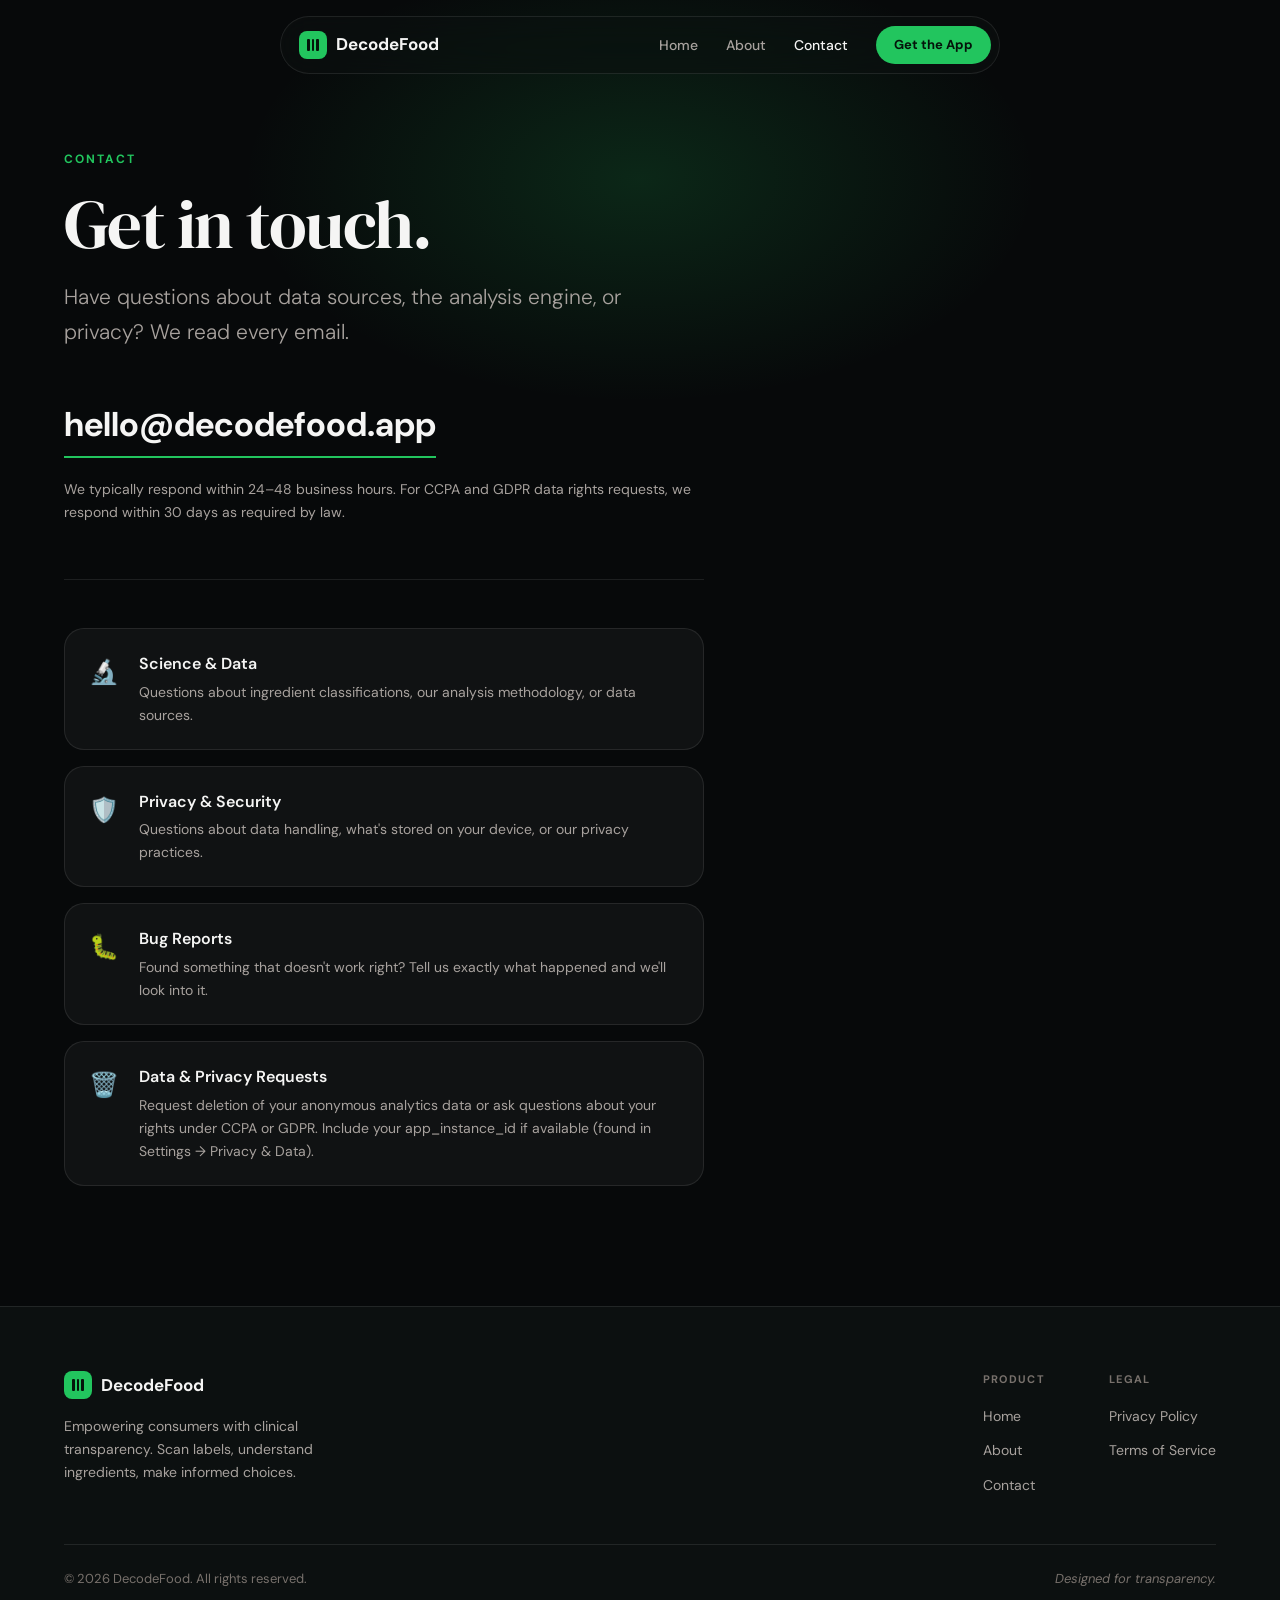
<file: contact.html>
<!DOCTYPE html>
<html lang="en">
<head>
  <meta charset="UTF-8" />
  <meta name="viewport" content="width=device-width, initial-scale=1.0" />
  <title>Contact — DecodeFood</title>
  <meta name="description" content="Get in touch with the DecodeFood team. Questions about data sources, ingredient analysis, or privacy? We read every email." />
  <link rel="canonical" href="https://decodefood.app/contact" />
  <meta property="og:type" content="website" />
  <meta property="og:url" content="https://decodefood.app/contact" />
  <meta property="og:title" content="Contact DecodeFood" />
  <meta property="og:description" content="Questions about our ingredient data or privacy practices? We read every email." />
  <meta property="og:site_name" content="DecodeFood" />
  <link rel="icon" type="image/x-icon" href="favicon.ico" />
  <link rel="apple-touch-icon" sizes="180x180" href="apple-touch-icon.png" />
  <link rel="icon" type="image/png" sizes="192x192" href="favicon-192.png" />
  <link rel="icon" type="image/png" sizes="512x512" href="favicon-512.png" />
  <link rel="preconnect" href="https://fonts.googleapis.com" />
  <link rel="preconnect" href="https://fonts.gstatic.com" crossorigin />
  <link href="https://fonts.googleapis.com/css2?family=DM+Sans:ital,opsz,wght@0,9..40,300;0,9..40,400;0,9..40,500;0,9..40,600;0,9..40,700;1,9..40,300&family=DM+Serif+Display:ital@0;1&display=swap" rel="stylesheet" />
  <meta name="theme-color" content="#07090a" />
  <script>document.documentElement.classList.add('js');</script>
  <link rel="stylesheet" href="home.css" />
  <link rel="stylesheet" href="inner.css" />
  <!-- Google tag (gtag.js) -->
<script async src="https://www.googletagmanager.com/gtag/js?id=G-QGWBRZB8E3"></script>
<script>
  window.dataLayer = window.dataLayer || [];
  function gtag(){dataLayer.push(arguments);}
  gtag('js', new Date());

  gtag('config', 'G-QGWBRZB8E3');
</script>
</head>
<body>

  <a href="#main" class="skip-link">Skip to content</a>

  <!-- NAV -->
  <header class="nav" id="nav">
    <div class="nav-inner">
      <a href="/" class="logo" aria-label="DecodeFood home">
        <span class="logo-icon" aria-hidden="true">
          <svg width="14" height="14" viewBox="0 0 14 14" fill="none">
            <rect x="1" y="1" width="3" height="12" rx="1" fill="#04130a"/>
            <rect x="6" y="1" width="2" height="12" rx="1" fill="#04130a"/>
            <rect x="10" y="1" width="3" height="12" rx="1" fill="#04130a"/>
          </svg>
        </span>
        <span>DecodeFood</span>
      </a>
      <nav class="nav-links" aria-label="Primary">
        <a href="/" class="nav-link">Home</a>
        <a href="about.html" class="nav-link">About</a>
        <a href="contact.html" class="nav-link" aria-current="page">Contact</a>
        <a href="https://play.google.com/store/apps/details?id=com.decode.food&hl=en_US&referrer=utm_source=website&utm_medium=button&utm_campaign=nav_cta" class="btn btn-sm">Get the App</a>
      </nav>
      <button class="nav-toggle" id="navToggle" aria-label="Menu" aria-expanded="false" aria-controls="mobileMenu"><span></span></button>
    </div>
    <nav class="nav-mobile" id="mobileMenu" aria-label="Mobile">
      <a href="/">Home</a>
      <a href="about.html">About</a>
      <a href="contact.html">Contact</a>
      <a href="privacy.html">Privacy</a>
      <a href="terms.html">Terms</a>
      <a href="https://play.google.com/store/apps/details?id=com.decode.food&hl=en_US&referrer=utm_source=website&utm_medium=button&utm_campaign=mobile_menu" class="btn">Download on Google Play</a>
    </nav>
  </header>

  <main id="main" class="page-main contact-main">
  <div class="container">
    <div class="contact-inner">
      <div class="section-label">Contact</div>
      <h1 class="page-title">Get in touch.</h1>
      <p class="contact-sub">Have questions about data sources, the analysis engine, or privacy? We read every email.</p>

      <a href="mailto:hello@decodefood.app" class="contact-email">
        hello@decodefood.app
      </a>

      <p class="contact-note">We typically respond within 24–48 business hours.
        For CCPA and GDPR data rights requests, we respond within 30 days as required by law.</p>

      <div class="contact-topics">
        <div class="contact-topic">
          <div class="topic-icon">🔬</div>
          <div>
            <strong>Science & Data</strong>
            <p>Questions about ingredient classifications, our analysis methodology, or data sources.</p>
          </div>
        </div>
        <div class="contact-topic">
          <div class="topic-icon">🛡️</div>
          <div>
            <strong>Privacy & Security</strong>
            <p>Questions about data handling, what's stored on your device, or our privacy practices.</p>
          </div>
        </div>
        <div class="contact-topic">
          <div class="topic-icon">🐛</div>
          <div>
            <strong>Bug Reports</strong>
            <p>Found something that doesn't work right? Tell us exactly what happened and we'll look into it.</p>
          </div>
        </div>
        <div class="contact-topic">
          <div class="topic-icon">🗑️</div>
          <div>
            <strong>Data & Privacy Requests</strong>
            <p>Request deletion of your anonymous analytics data or ask questions about your rights under CCPA or GDPR. Include your app_instance_id if available (found in Settings → Privacy & Data).</p>
          </div>
        </div>
      </div>
    </div>
  </div>
</main>

  <!-- FOOTER -->
  <footer class="footer">
    <div class="container">
      <div class="footer-top">
        <div class="footer-brand">
          <a href="/" class="logo">
            <span class="logo-icon" aria-hidden="true">
              <svg width="14" height="14" viewBox="0 0 14 14" fill="none">
                <rect x="1" y="1" width="3" height="12" rx="1" fill="#04130a"/>
                <rect x="6" y="1" width="2" height="12" rx="1" fill="#04130a"/>
                <rect x="10" y="1" width="3" height="12" rx="1" fill="#04130a"/>
              </svg>
            </span>
            <span>DecodeFood</span>
          </a>
          <p>Empowering consumers with clinical transparency. Scan labels, understand ingredients, make informed choices.</p>
        </div>
        <div class="footer-links">
          <div class="footer-col">
            <div class="footer-col-label">Product</div>
            <a href="/">Home</a>
            <a href="about.html">About</a>
            <a href="contact.html">Contact</a>
          </div>
          <div class="footer-col">
            <div class="footer-col-label">Legal</div>
            <a href="privacy.html">Privacy Policy</a>
            <a href="terms.html">Terms of Service</a>
          </div>
        </div>
      </div>
      <div class="footer-bottom">
        <span>© 2026 DecodeFood. All rights reserved.</span>
        <span class="footer-tagline">Designed for transparency.</span>
      </div>
    </div>
  </footer>

  <script src="home.js"></script>
</body>
</html>
</file>
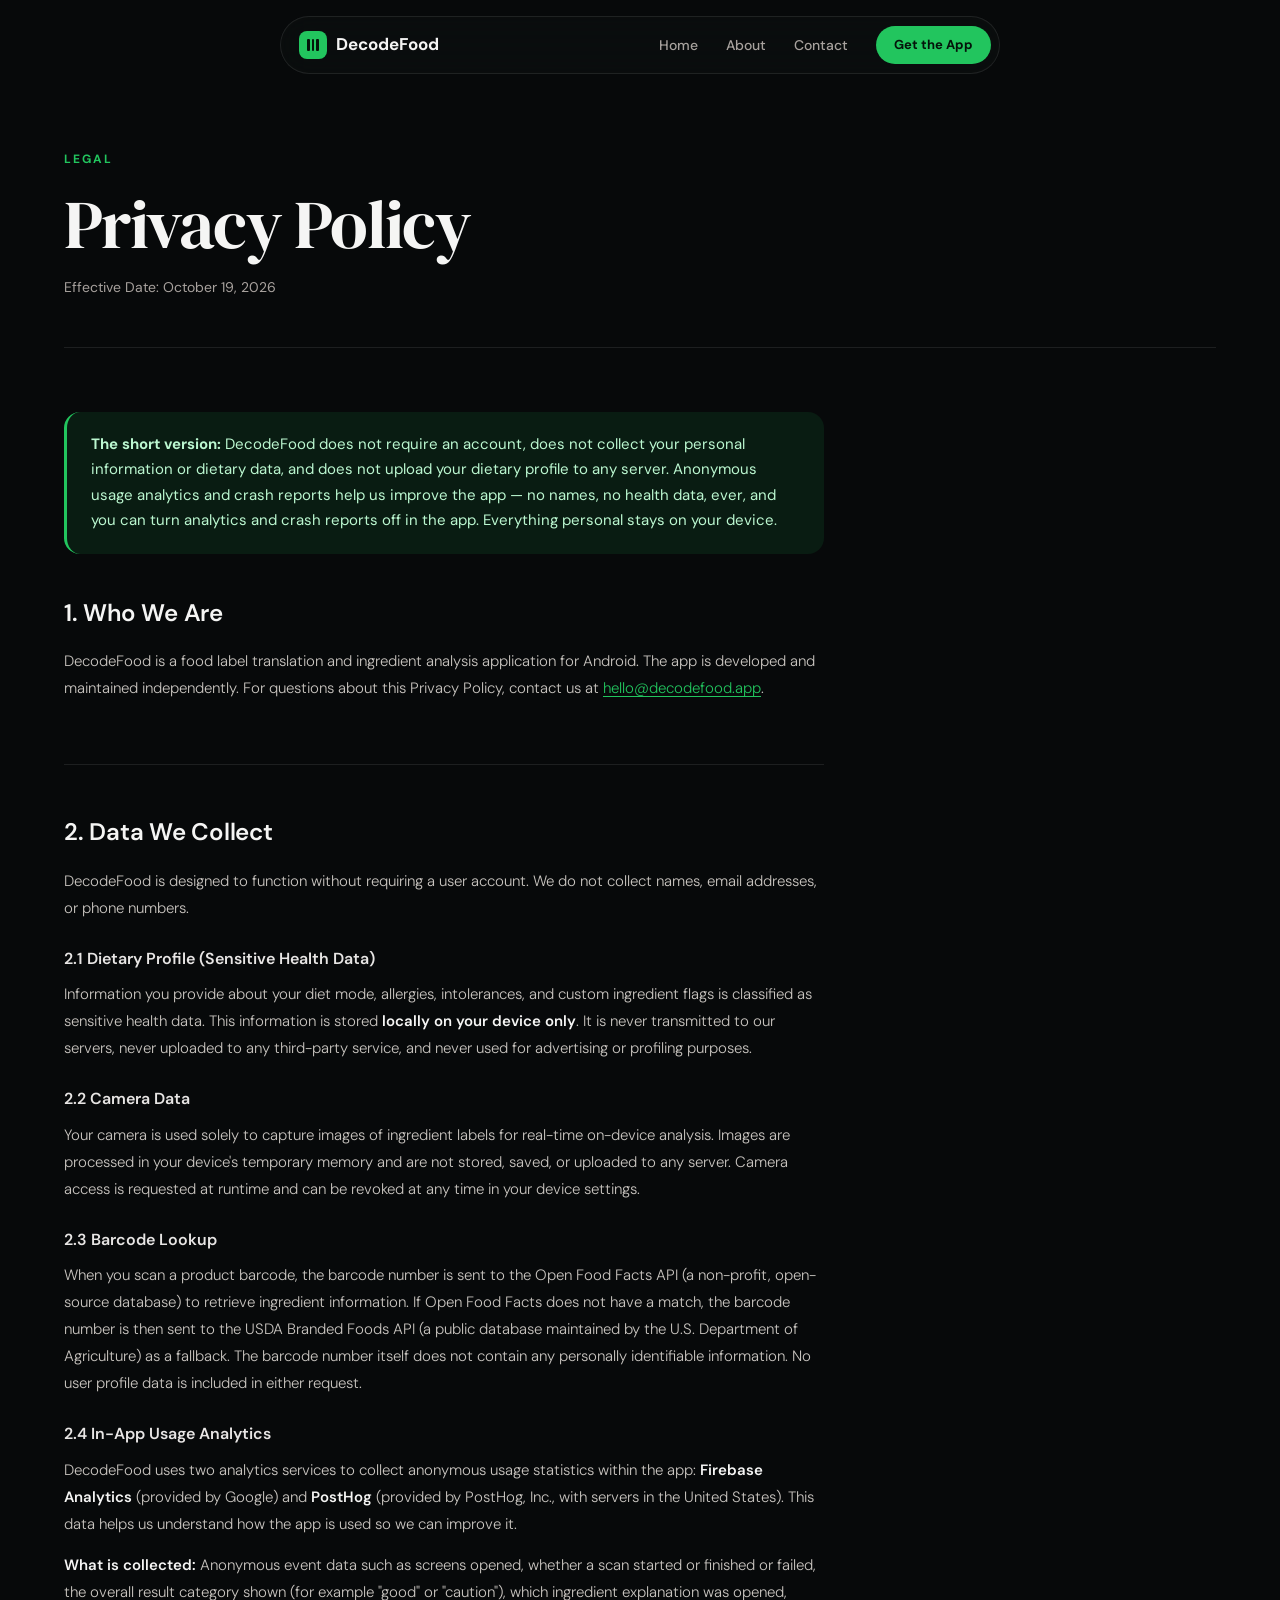
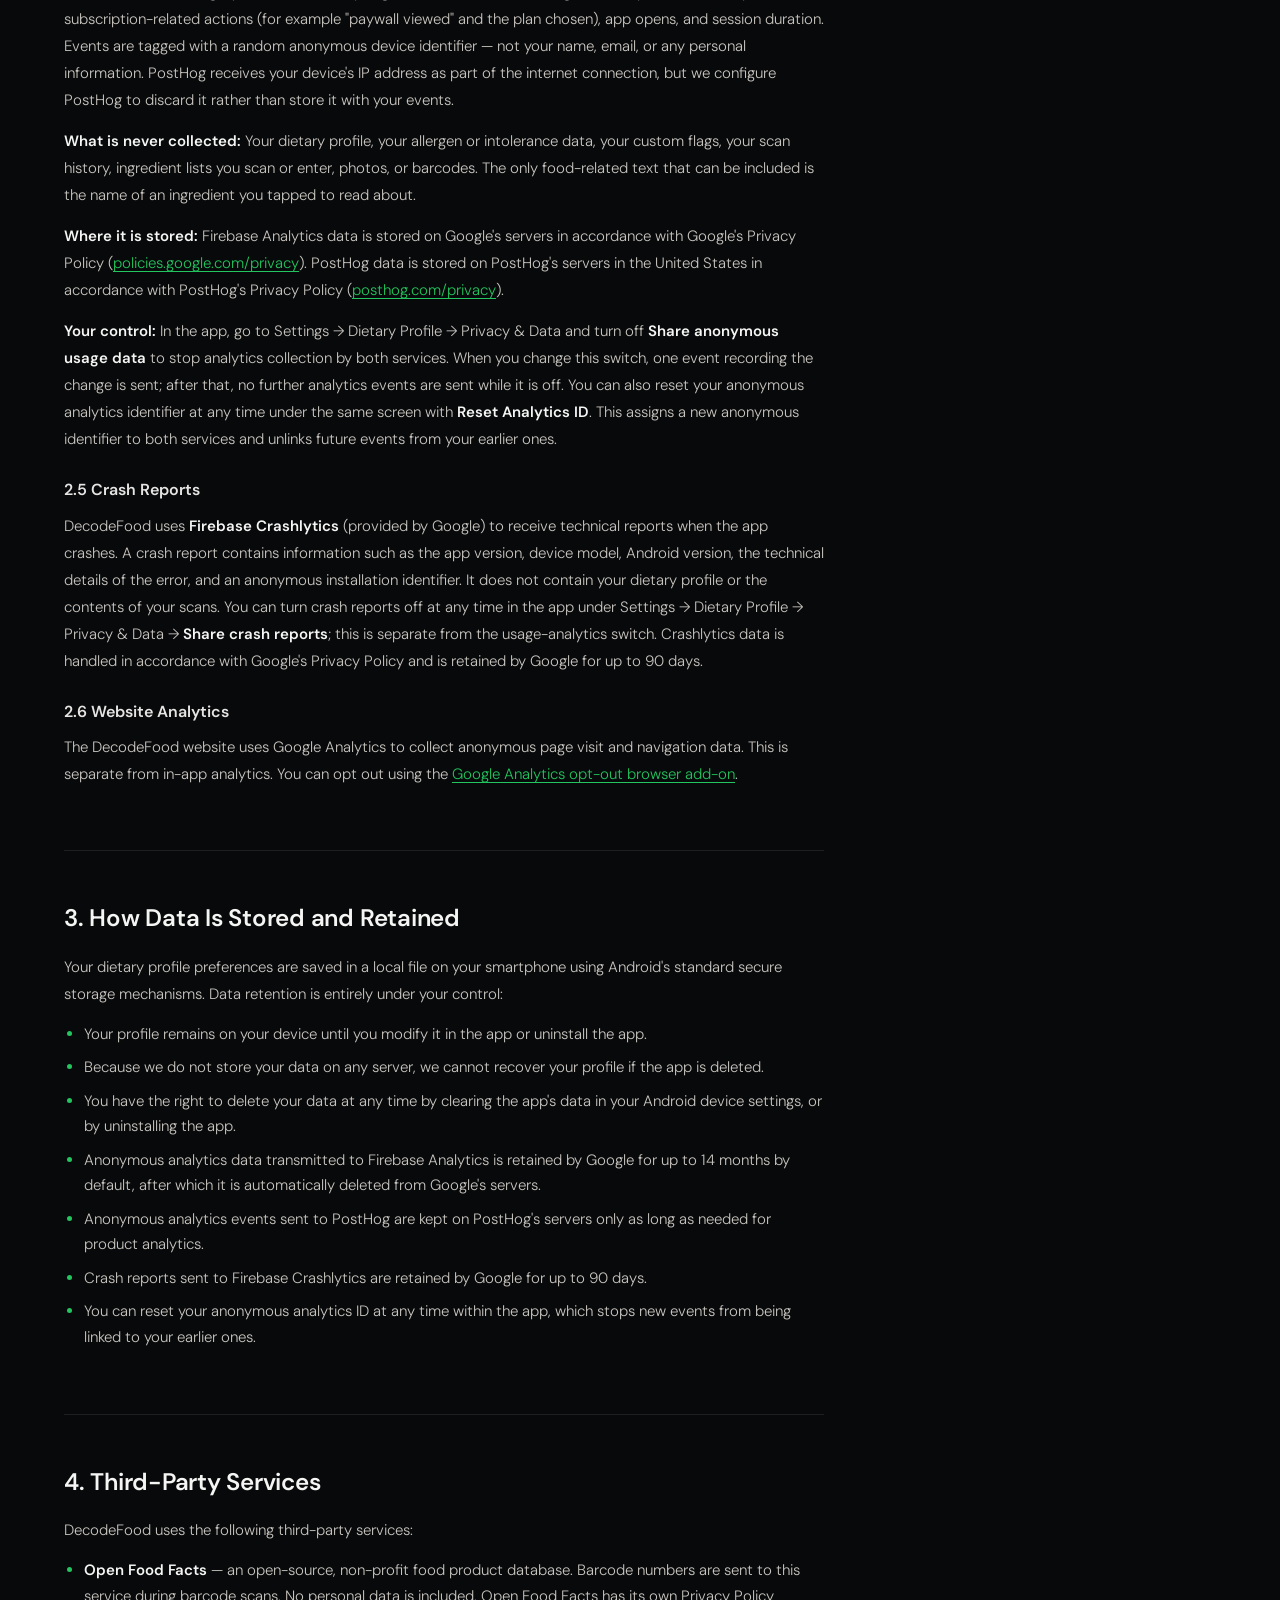
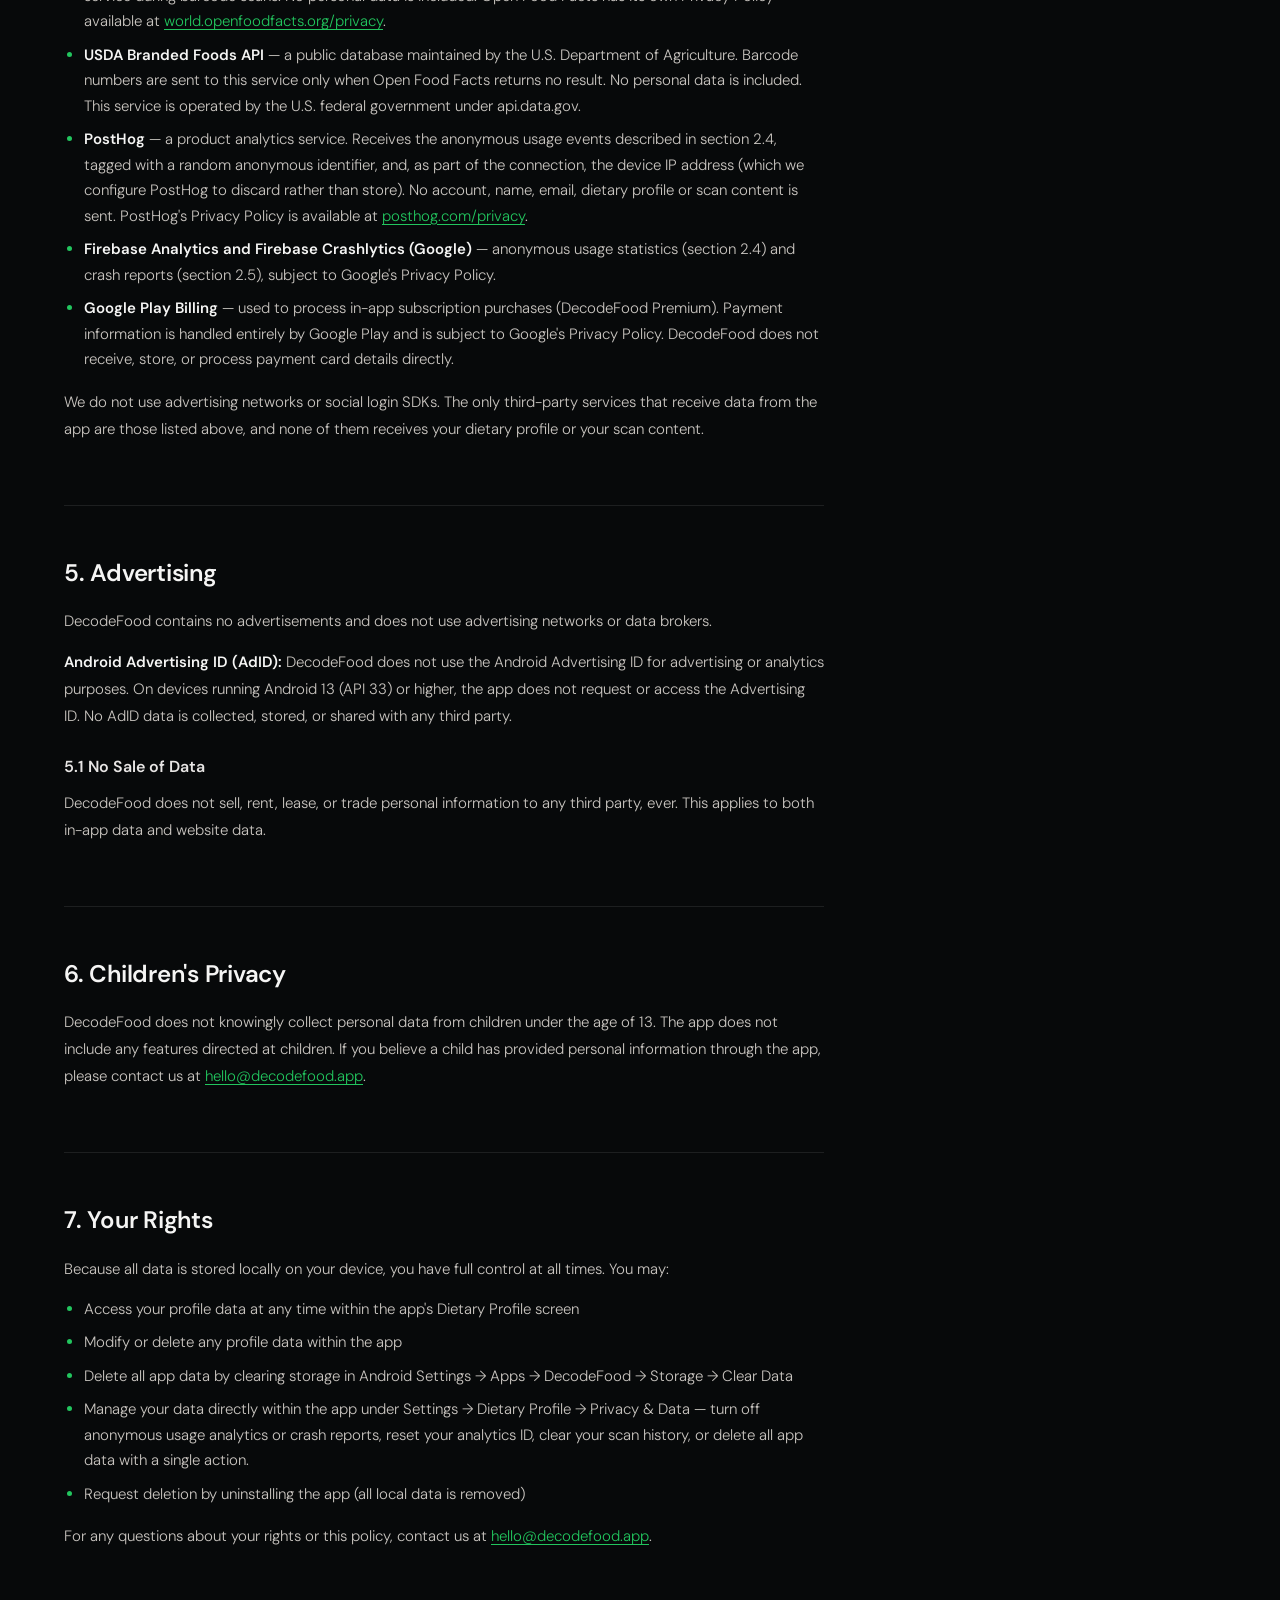
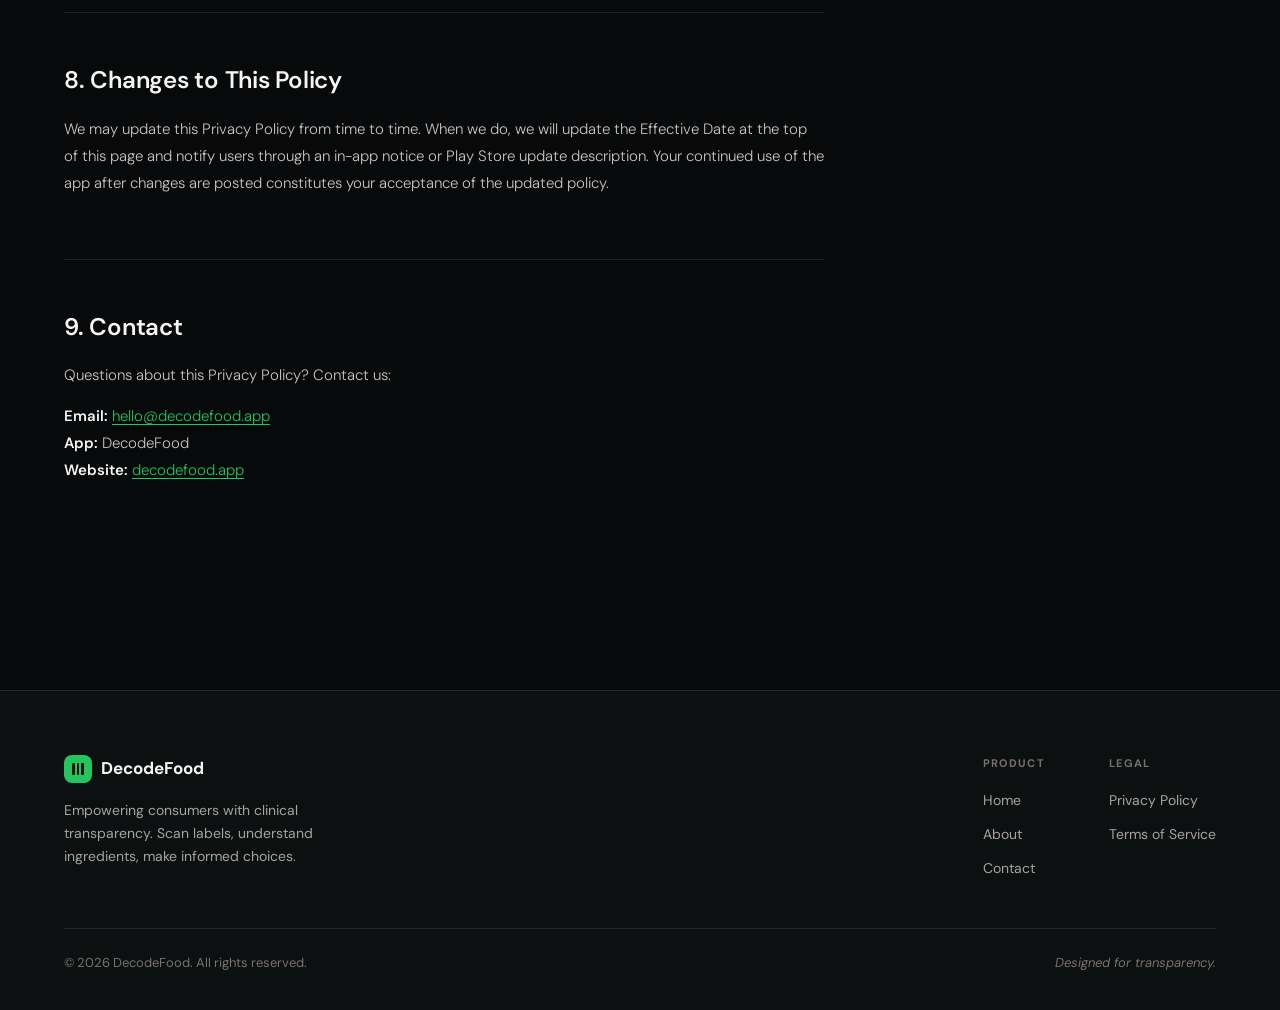
<file: privacy.html>
<!DOCTYPE html>
<html lang="en">
<head>
  <meta charset="UTF-8" />
  <meta name="viewport" content="width=device-width, initial-scale=1.0" />
  <title>Privacy Policy — DecodeFood</title>
  <meta name="description" content="DecodeFood's privacy policy. Your dietary profile is stored locally on your device and never uploaded to any server. No account required. Only anonymous usage analytics and crash reports are collected." />
  <link rel="canonical" href="https://decodefood.app/privacy" />
  <meta property="og:type" content="website" />
  <meta property="og:url" content="https://decodefood.app/privacy" />
  <meta property="og:title" content="Privacy Policy — DecodeFood" />
  <meta property="og:description" content="Your dietary profile never leaves your device. No account required. Only anonymous usage analytics and crash reports." />
  <meta property="og:site_name" content="DecodeFood" />
  <meta name="robots" content="noindex, follow" />
  <link rel="icon" type="image/x-icon" href="favicon.ico" />
  <link rel="apple-touch-icon" sizes="180x180" href="apple-touch-icon.png" />
  <link rel="icon" type="image/png" sizes="192x192" href="favicon-192.png" />
  <link rel="icon" type="image/png" sizes="512x512" href="favicon-512.png" />
  <link rel="preconnect" href="https://fonts.googleapis.com" />
  <link rel="preconnect" href="https://fonts.gstatic.com" crossorigin />
  <link href="https://fonts.googleapis.com/css2?family=DM+Sans:ital,opsz,wght@0,9..40,300;0,9..40,400;0,9..40,500;0,9..40,600;0,9..40,700;1,9..40,300&family=DM+Serif+Display:ital@0;1&display=swap" rel="stylesheet" />
  <meta name="theme-color" content="#07090a" />
  <script>document.documentElement.classList.add('js');</script>
  <link rel="stylesheet" href="home.css" />
  <link rel="stylesheet" href="inner.css" />
  <script async src="https://www.googletagmanager.com/gtag/js?id=G-QGWBRZB8E3"></script>
<script>
  window.dataLayer = window.dataLayer || [];
  function gtag(){dataLayer.push(arguments);}
  gtag('js', new Date());

  gtag('config', 'G-QGWBRZB8E3');
</script>
</head>
<body>

  <a href="#main" class="skip-link">Skip to content</a>

  <!-- NAV -->
  <header class="nav" id="nav">
    <div class="nav-inner">
      <a href="/" class="logo" aria-label="DecodeFood home">
        <span class="logo-icon" aria-hidden="true">
          <svg width="14" height="14" viewBox="0 0 14 14" fill="none">
            <rect x="1" y="1" width="3" height="12" rx="1" fill="#04130a"/>
            <rect x="6" y="1" width="2" height="12" rx="1" fill="#04130a"/>
            <rect x="10" y="1" width="3" height="12" rx="1" fill="#04130a"/>
          </svg>
        </span>
        <span>DecodeFood</span>
      </a>
      <nav class="nav-links" aria-label="Primary">
        <a href="/" class="nav-link">Home</a>
        <a href="about.html" class="nav-link">About</a>
        <a href="contact.html" class="nav-link">Contact</a>
        <a href="https://play.google.com/store/apps/details?id=com.decode.food&hl=en_US&referrer=utm_source=website&utm_medium=button&utm_campaign=nav_cta" class="btn btn-sm">Get the App</a>
      </nav>
      <button class="nav-toggle" id="navToggle" aria-label="Menu" aria-expanded="false" aria-controls="mobileMenu"><span></span></button>
    </div>
    <nav class="nav-mobile" id="mobileMenu" aria-label="Mobile">
      <a href="/">Home</a>
      <a href="about.html">About</a>
      <a href="contact.html">Contact</a>
      <a href="privacy.html">Privacy</a>
      <a href="terms.html">Terms</a>
      <a href="https://play.google.com/store/apps/details?id=com.decode.food&hl=en_US&referrer=utm_source=website&utm_medium=button&utm_campaign=mobile_menu" class="btn">Download on Google Play</a>
    </nav>
  </header>

  <main id="main" class="page-main">
    <div class="container">
      <div class="page-header">
        <div class="section-label">Legal</div>
        <h1 class="page-title">Privacy Policy</h1>
        <p class="page-effective">Effective Date: October 19, 2026</p>
      </div>

      <div class="legal-content">

        <div class="legal-callout green">
          <strong>The short version:</strong> DecodeFood does not require an account, does not collect your personal information or dietary data, and does not upload your dietary profile to any server. Anonymous usage analytics and crash reports help us improve the app — no names, no health data, ever, and you can turn analytics and crash reports off in the app. Everything personal stays on your device.
        </div>

        <section class="legal-section">
          <h2>1. Who We Are</h2>
          <p>DecodeFood is a food label translation and ingredient analysis application for Android. The app is developed and maintained independently. For questions about this Privacy Policy, contact us at <a href="mailto:hello@decodefood.app">hello@decodefood.app</a>.</p>
        </section>

        <section class="legal-section">
          <h2>2. Data We Collect</h2>
          <p>DecodeFood is designed to function without requiring a user account. We do not collect names, email addresses, or phone numbers.</p>

          <h3>2.1 Dietary Profile (Sensitive Health Data)</h3>
          <p>Information you provide about your diet mode, allergies, intolerances, and custom ingredient flags is classified as sensitive health data. This information is stored <strong>locally on your device only</strong>. It is never transmitted to our servers, never uploaded to any third-party service, and never used for advertising or profiling purposes.</p>

          <h3>2.2 Camera Data</h3>
          <p>Your camera is used solely to capture images of ingredient labels for real-time on-device analysis. Images are processed in your device's temporary memory and are not stored, saved, or uploaded to any server. Camera access is requested at runtime and can be revoked at any time in your device settings.</p>

          <h3>2.3 Barcode Lookup</h3>
          <p>When you scan a product barcode, the barcode number is sent to the Open Food Facts API (a non-profit, open-source database) to retrieve ingredient information. If Open Food Facts does not have a match, the barcode number is then sent to the USDA Branded Foods API (a public database maintained by the U.S. Department of Agriculture) as a fallback. The barcode number itself does not contain any personally identifiable information. No user profile data is included in either request.</p>

          <h3>2.4 In-App Usage Analytics</h3>
          <p>DecodeFood uses two analytics services to collect anonymous usage statistics within the app: <strong>Firebase Analytics</strong> (provided by Google) and <strong>PostHog</strong> (provided by PostHog, Inc., with servers in the United States). This data helps us understand how the app is used so we can improve it.</p>
          <p><strong>What is collected:</strong> Anonymous event data such as screens opened, whether a scan started or finished or failed, the overall result category shown (for example "good" or "caution"), which ingredient explanation was opened, subscription-related actions (for example "paywall viewed" and the plan chosen), app opens, and session duration. Events are tagged with a random anonymous device identifier — not your name, email, or any personal information. PostHog receives your device's IP address as part of the internet connection, but we configure PostHog to discard it rather than store it with your events.</p>
          <p><strong>What is never collected:</strong> Your dietary profile, your allergen or intolerance data, your custom flags, your scan history, ingredient lists you scan or enter, photos, or barcodes. The only food-related text that can be included is the name of an ingredient you tapped to read about.</p>
          <p><strong>Where it is stored:</strong> Firebase Analytics data is stored on Google's servers in accordance with Google's Privacy Policy (<a href="https://policies.google.com/privacy" target="_blank" rel="noopener">policies.google.com/privacy</a>). PostHog data is stored on PostHog's servers in the United States in accordance with PostHog's Privacy Policy (<a href="https://posthog.com/privacy" target="_blank" rel="noopener">posthog.com/privacy</a>).</p>
          <p><strong>Your control:</strong> In the app, go to Settings &rarr; Dietary Profile &rarr; Privacy &amp; Data and turn off <strong>Share anonymous usage data</strong> to stop analytics collection by both services. When you change this switch, one event recording the change is sent; after that, no further analytics events are sent while it is off. You can also reset your anonymous analytics identifier at any time under the same screen with <strong>Reset Analytics ID</strong>. This assigns a new anonymous identifier to both services and unlinks future events from your earlier ones.</p>

          <h3>2.5 Crash Reports</h3>
          <p>DecodeFood uses <strong>Firebase Crashlytics</strong> (provided by Google) to receive technical reports when the app crashes. A crash report contains information such as the app version, device model, Android version, the technical details of the error, and an anonymous installation identifier. It does not contain your dietary profile or the contents of your scans. You can turn crash reports off at any time in the app under Settings &rarr; Dietary Profile &rarr; Privacy &amp; Data &rarr; <strong>Share crash reports</strong>; this is separate from the usage-analytics switch. Crashlytics data is handled in accordance with Google's Privacy Policy and is retained by Google for up to 90 days.</p>

<h3>2.6 Website Analytics</h3>
          <p>The DecodeFood website uses Google Analytics to collect anonymous page visit and navigation data. This is separate from in-app analytics. You can opt out using the <a href="https://tools.google.com/dlpage/gaoptout" target="_blank" rel="noopener">Google Analytics opt-out browser add-on</a>.</p>
        </section>

        <section class="legal-section">
          <h2>3. How Data Is Stored and Retained</h2>
          <p>Your dietary profile preferences are saved in a local file on your smartphone using Android's standard secure storage mechanisms. Data retention is entirely under your control:</p>
          <ul>
            <li>Your profile remains on your device until you modify it in the app or uninstall the app.</li>
            <li>Because we do not store your data on any server, we cannot recover your profile if the app is deleted.</li>
            <li>You have the right to delete your data at any time by clearing the app's data in your Android device settings, or by uninstalling the app.</li>
            <li>Anonymous analytics data transmitted to Firebase Analytics is retained by Google for up to 14 months by default, after which it is automatically deleted from Google's servers.</li>
            <li>Anonymous analytics events sent to PostHog are kept on PostHog's servers only as long as needed for product analytics.</li>
            <li>Crash reports sent to Firebase Crashlytics are retained by Google for up to 90 days.</li>
            <li>You can reset your anonymous analytics ID at any time within the app, which stops new events from being linked to your earlier ones.</li>
          </ul>
        </section>

        <section class="legal-section">
          <h2>4. Third-Party Services</h2>
          <p>DecodeFood uses the following third-party services:</p>
          <ul>
            <li><strong>Open Food Facts</strong> — an open-source, non-profit food product database. Barcode numbers are sent to this service during barcode scans. No personal data is included. Open Food Facts has its own Privacy Policy available at <a href="https://world.openfoodfacts.org/privacy" target="_blank" rel="noopener">world.openfoodfacts.org/privacy</a>.</li>
            <li><strong>USDA Branded Foods API</strong> — a public database maintained by the U.S. Department of Agriculture. Barcode numbers are sent to this service only when Open Food Facts returns no result. No personal data is included. This service is operated by the U.S. federal government under api.data.gov.</li>
            <li><strong>PostHog</strong> — a product analytics service. Receives the anonymous usage events described in section 2.4, tagged with a random anonymous identifier, and, as part of the connection, the device IP address (which we configure PostHog to discard rather than store). No account, name, email, dietary profile or scan content is sent. PostHog's Privacy Policy is available at <a href="https://posthog.com/privacy" target="_blank" rel="noopener">posthog.com/privacy</a>.</li>
            <li><strong>Firebase Analytics and Firebase Crashlytics (Google)</strong> — anonymous usage statistics (section 2.4) and crash reports (section 2.5), subject to Google's Privacy Policy.</li>
            <li><strong>Google Play Billing</strong> — used to process in-app subscription purchases (DecodeFood Premium). Payment information is handled entirely by Google Play and is subject to Google's Privacy Policy. DecodeFood does not receive, store, or process payment card details directly.</li>
          </ul>
          <p>We do not use advertising networks or social login SDKs. The only third-party services that receive data from the app are those listed above, and none of them receives your dietary profile or your scan content.</p>
        </section>

        <section class="legal-section">
          <h2>5. Advertising</h2>
          <p>DecodeFood contains no advertisements and does not use advertising networks or data brokers.</p>
          <p><strong>Android Advertising ID (AdID):</strong> DecodeFood does not use the Android Advertising ID for advertising or analytics purposes. On devices running Android 13 (API 33) or higher, the app does not request or access the Advertising ID. No AdID data is collected, stored, or shared with any third party.</p>
          
          <h3>5.1 No Sale of Data</h3>
          <p>DecodeFood does not sell, rent, lease, or trade personal information to any third party, ever. This applies to both in-app data and website data.</p>
        </section>

        <section class="legal-section">
          <h2>6. Children's Privacy</h2>
          <p>DecodeFood does not knowingly collect personal data from children under the age of 13. The app does not include any features directed at children. If you believe a child has provided personal information through the app, please contact us at <a href="mailto:hello@decodefood.app">hello@decodefood.app</a>.</p>
        </section>

        <section class="legal-section">
          <h2>7. Your Rights</h2>
          <p>Because all data is stored locally on your device, you have full control at all times. You may:</p>
          <ul>
            <li>Access your profile data at any time within the app's Dietary Profile screen</li>
            <li>Modify or delete any profile data within the app</li>
            <li>Delete all app data by clearing storage in Android Settings → Apps → DecodeFood → Storage → Clear Data</li>
            <li>Manage your data directly within the app under Settings → Dietary Profile → Privacy & Data — turn off anonymous usage analytics or crash reports, reset your analytics ID, clear your scan history, or delete all app data with a single action.</li>
            <li>Request deletion by uninstalling the app (all local data is removed)</li>
          </ul>
          <p>For any questions about your rights or this policy, contact us at <a href="mailto:hello@decodefood.app">hello@decodefood.app</a>.</p>
        </section>

        <section class="legal-section">
          <h2>8. Changes to This Policy</h2>
          <p>We may update this Privacy Policy from time to time. When we do, we will update the Effective Date at the top of this page and notify users through an in-app notice or Play Store update description. Your continued use of the app after changes are posted constitutes your acceptance of the updated policy.</p>
        </section>

        <section class="legal-section">
          <h2>9. Contact</h2>
          <p>Questions about this Privacy Policy? Contact us:</p>
          <p><strong>Email:</strong> <a href="mailto:hello@decodefood.app">hello@decodefood.app</a><br>
          <strong>App:</strong> DecodeFood<br>
          <strong>Website:</strong> <a href="https://decodefood.app">decodefood.app</a></p>
        </section>

      </div>
    </div>
  </main>

  <!-- FOOTER -->
  <footer class="footer">
    <div class="container">
      <div class="footer-top">
        <div class="footer-brand">
          <a href="/" class="logo">
            <span class="logo-icon" aria-hidden="true">
              <svg width="14" height="14" viewBox="0 0 14 14" fill="none">
                <rect x="1" y="1" width="3" height="12" rx="1" fill="#04130a"/>
                <rect x="6" y="1" width="2" height="12" rx="1" fill="#04130a"/>
                <rect x="10" y="1" width="3" height="12" rx="1" fill="#04130a"/>
              </svg>
            </span>
            <span>DecodeFood</span>
          </a>
          <p>Empowering consumers with clinical transparency. Scan labels, understand ingredients, make informed choices.</p>
        </div>
        <div class="footer-links">
          <div class="footer-col">
            <div class="footer-col-label">Product</div>
            <a href="/">Home</a>
            <a href="about.html">About</a>
            <a href="contact.html">Contact</a>
          </div>
          <div class="footer-col">
            <div class="footer-col-label">Legal</div>
            <a href="privacy.html">Privacy Policy</a>
            <a href="terms.html">Terms of Service</a>
          </div>
        </div>
      </div>
      <div class="footer-bottom">
        <span>© 2026 DecodeFood. All rights reserved.</span>
        <span class="footer-tagline">Designed for transparency.</span>
      </div>
    </div>
  </footer>

  <script src="home.js"></script>
</body>
</html>
</file>
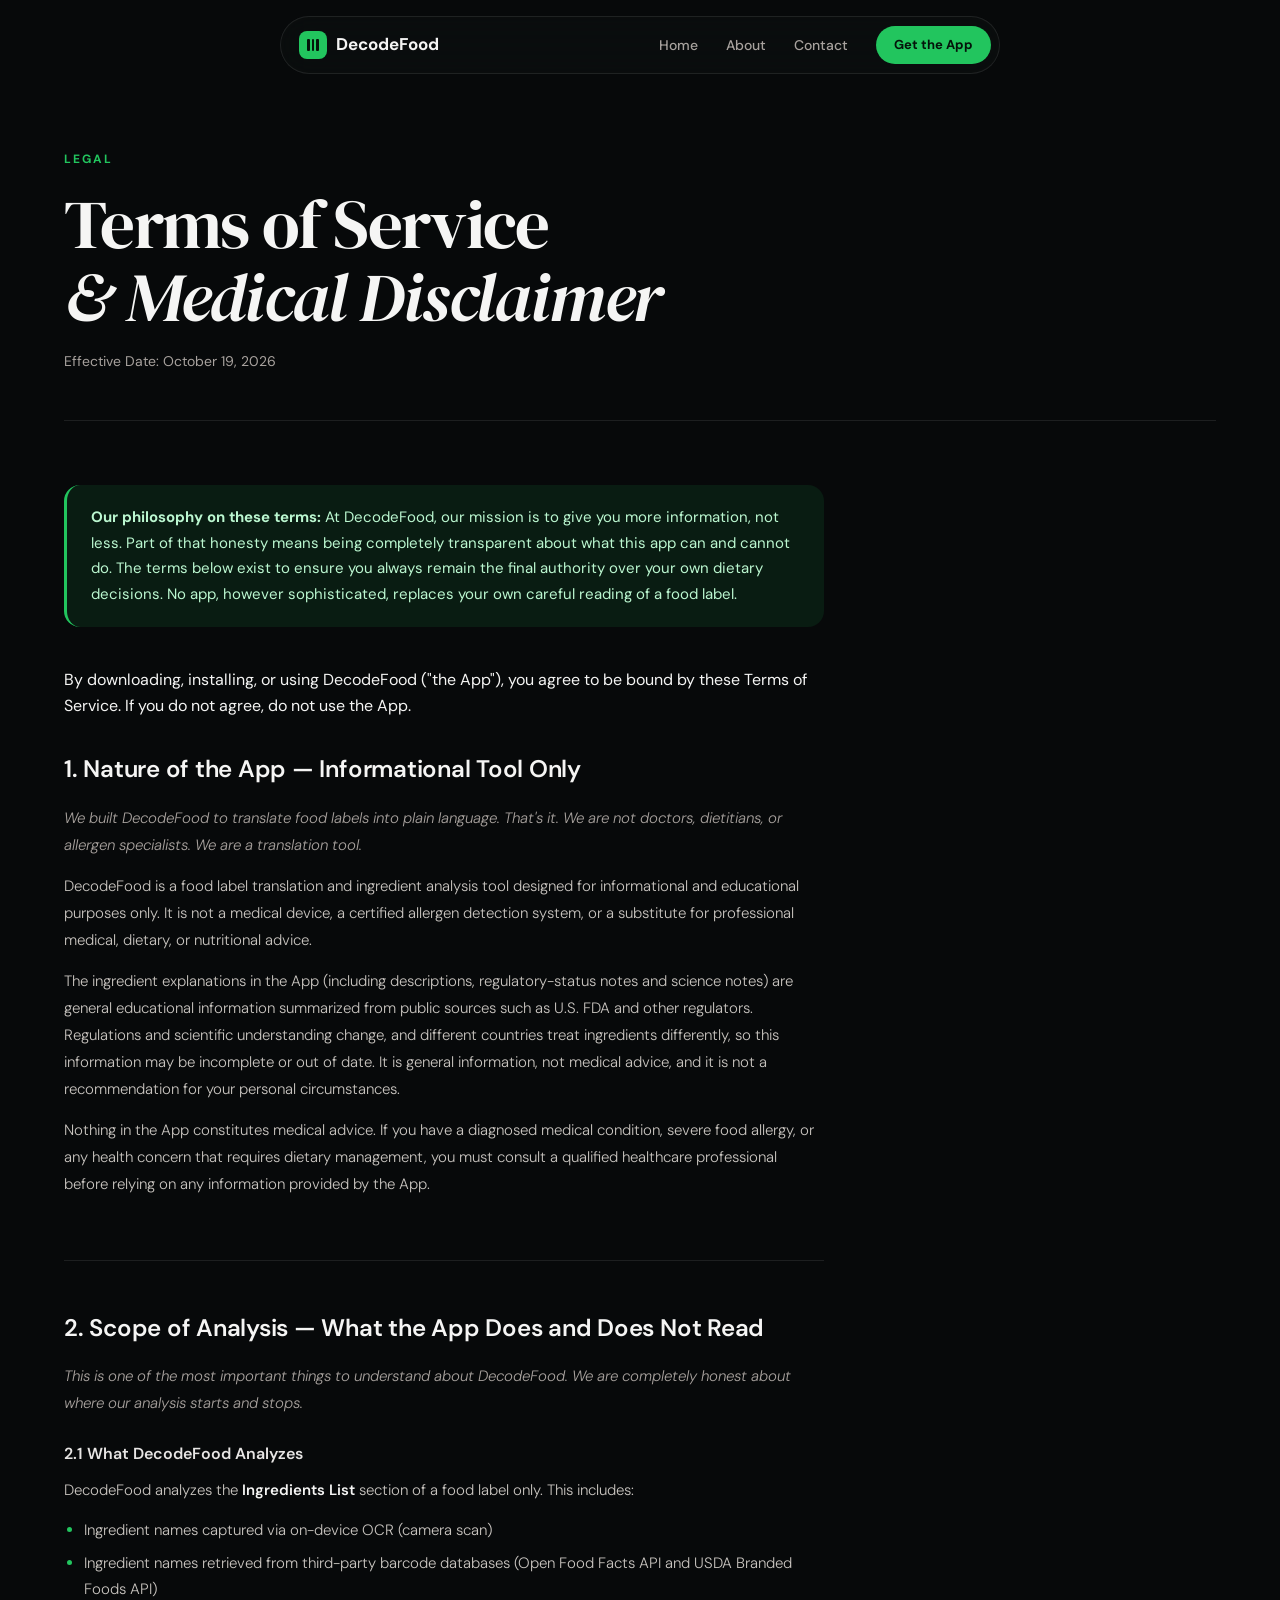
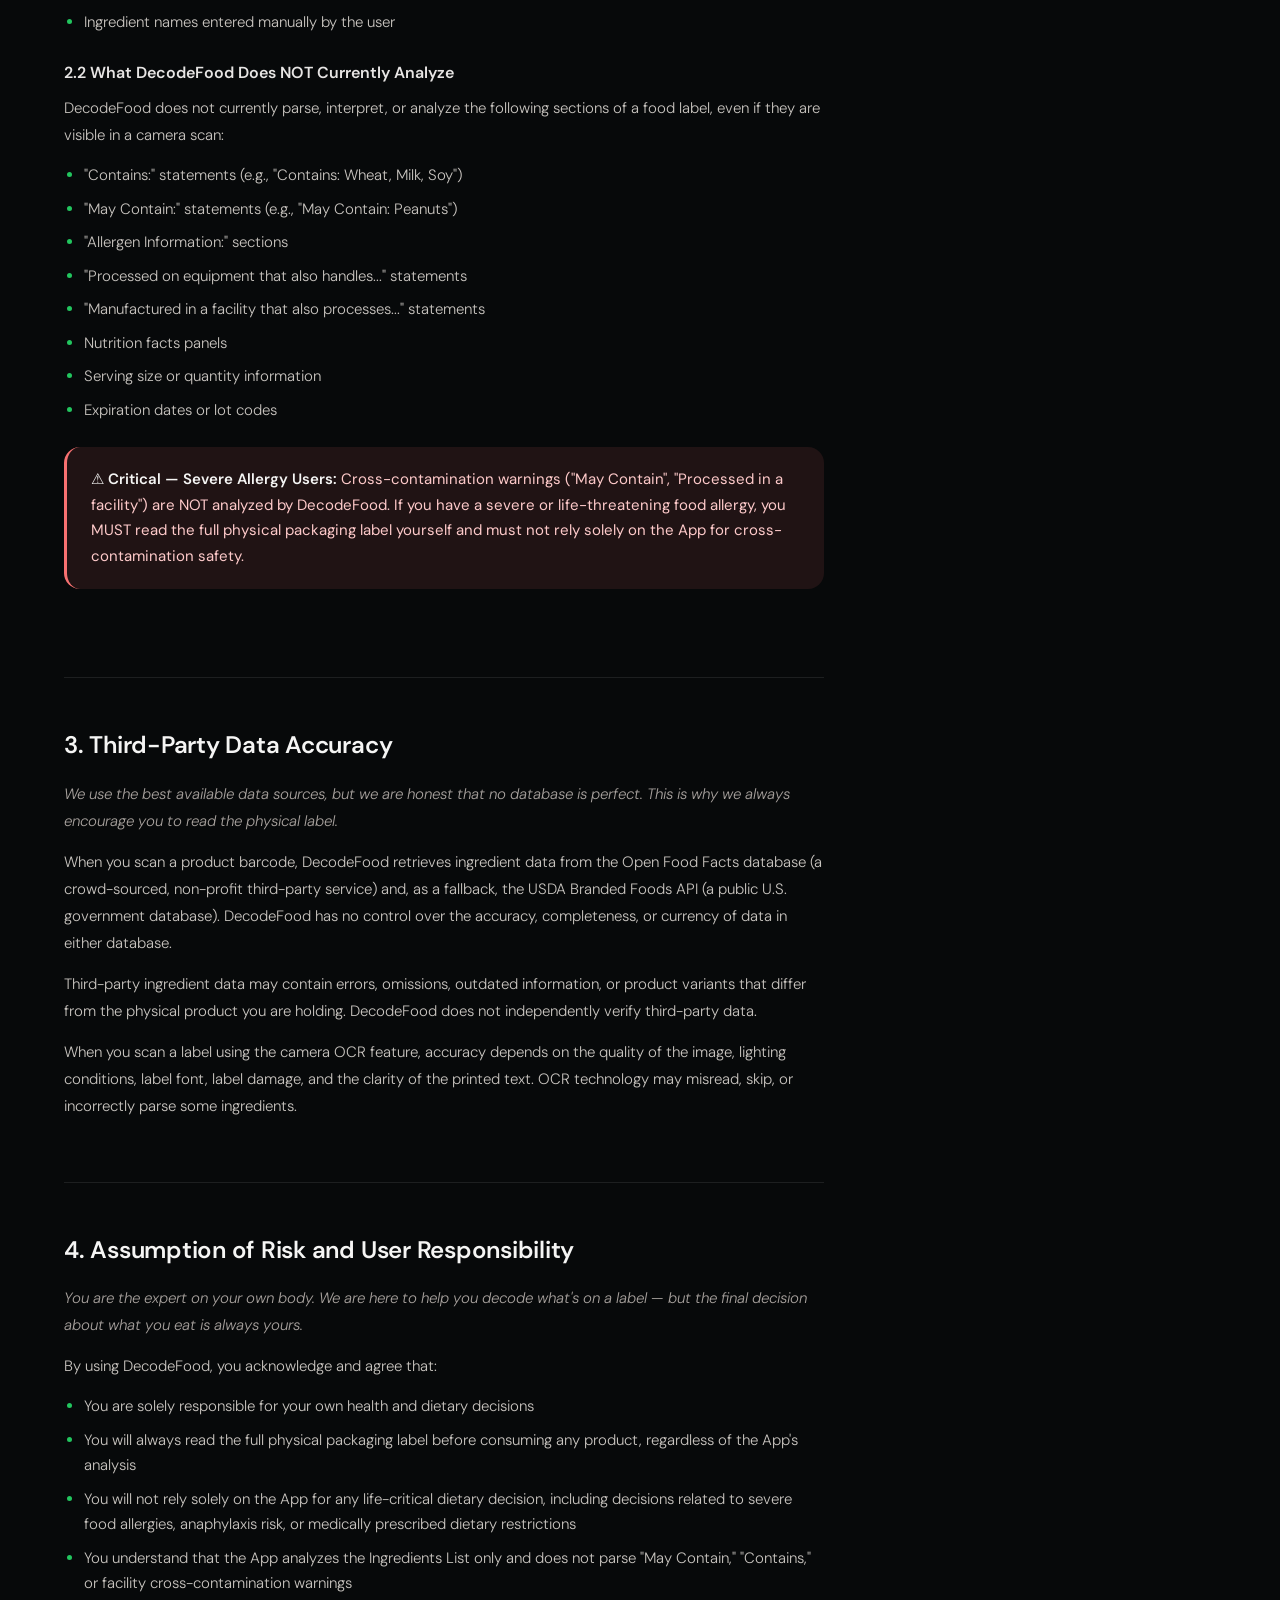
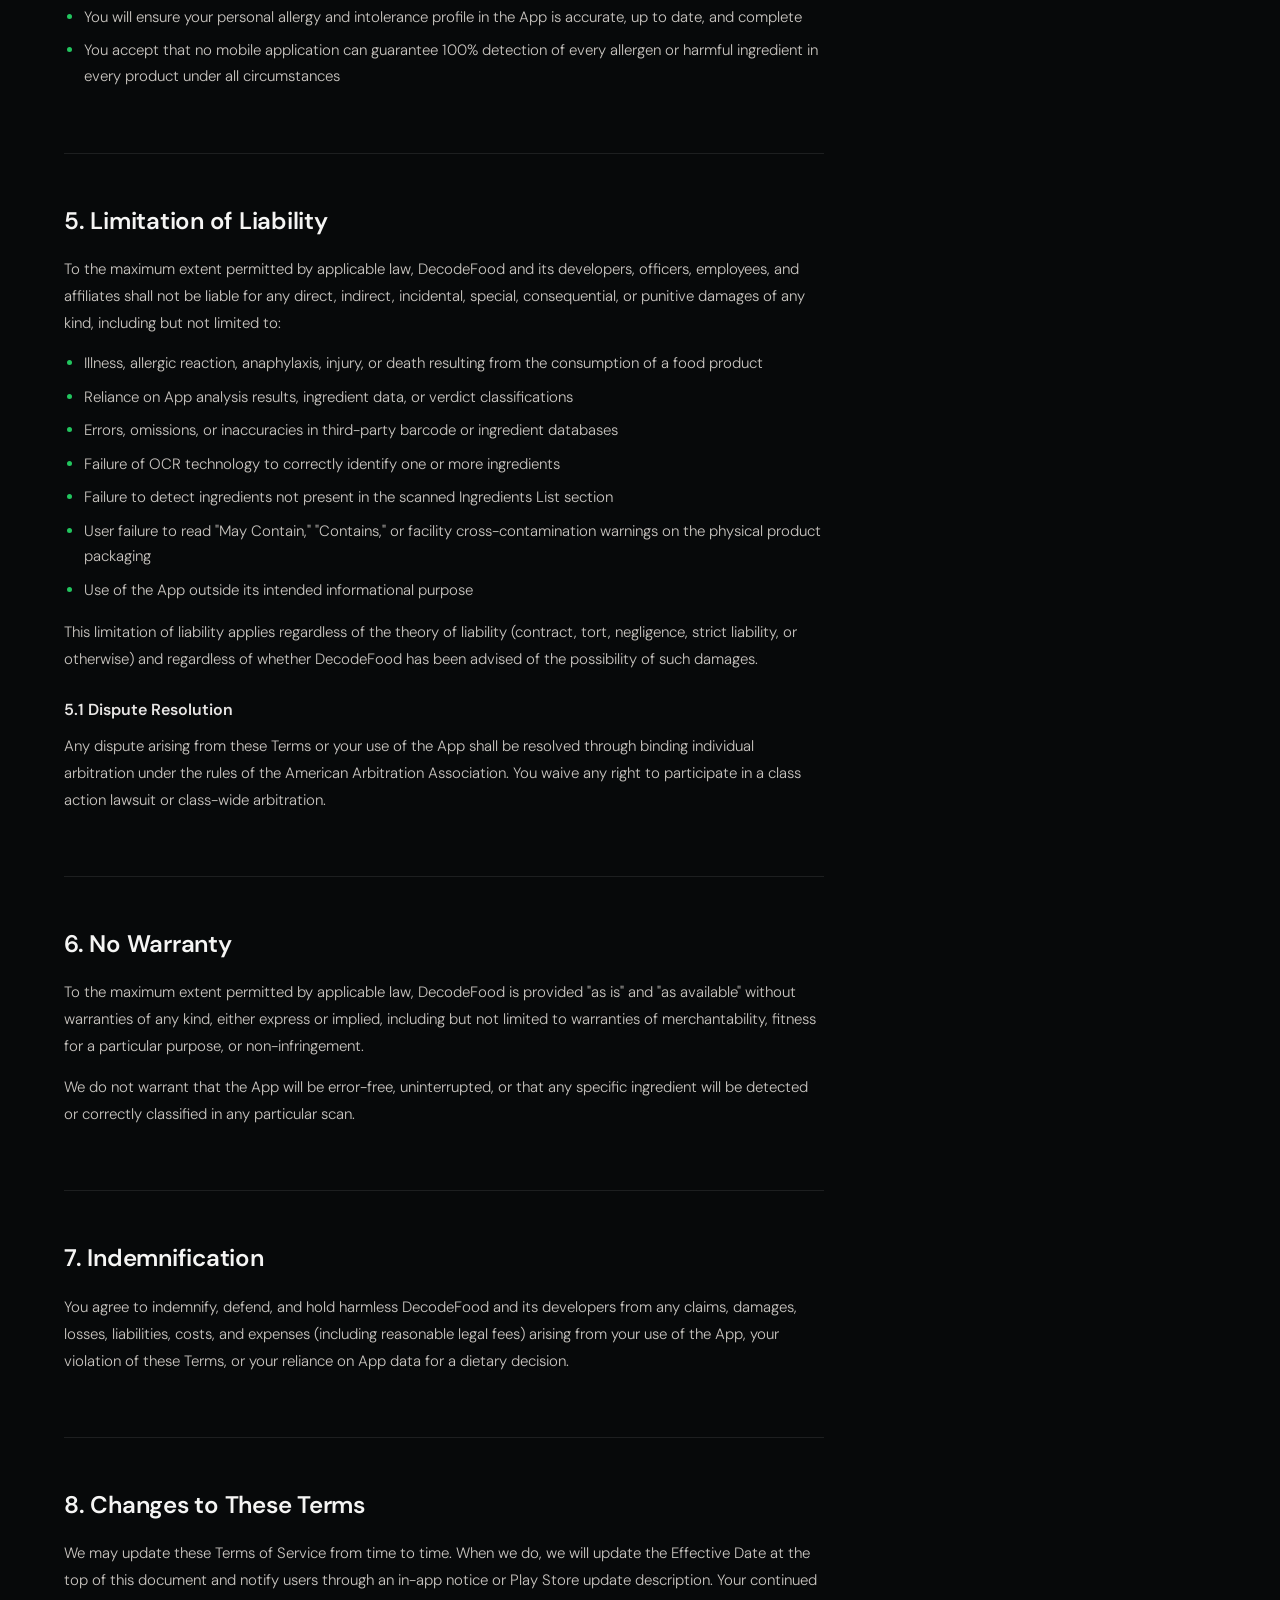
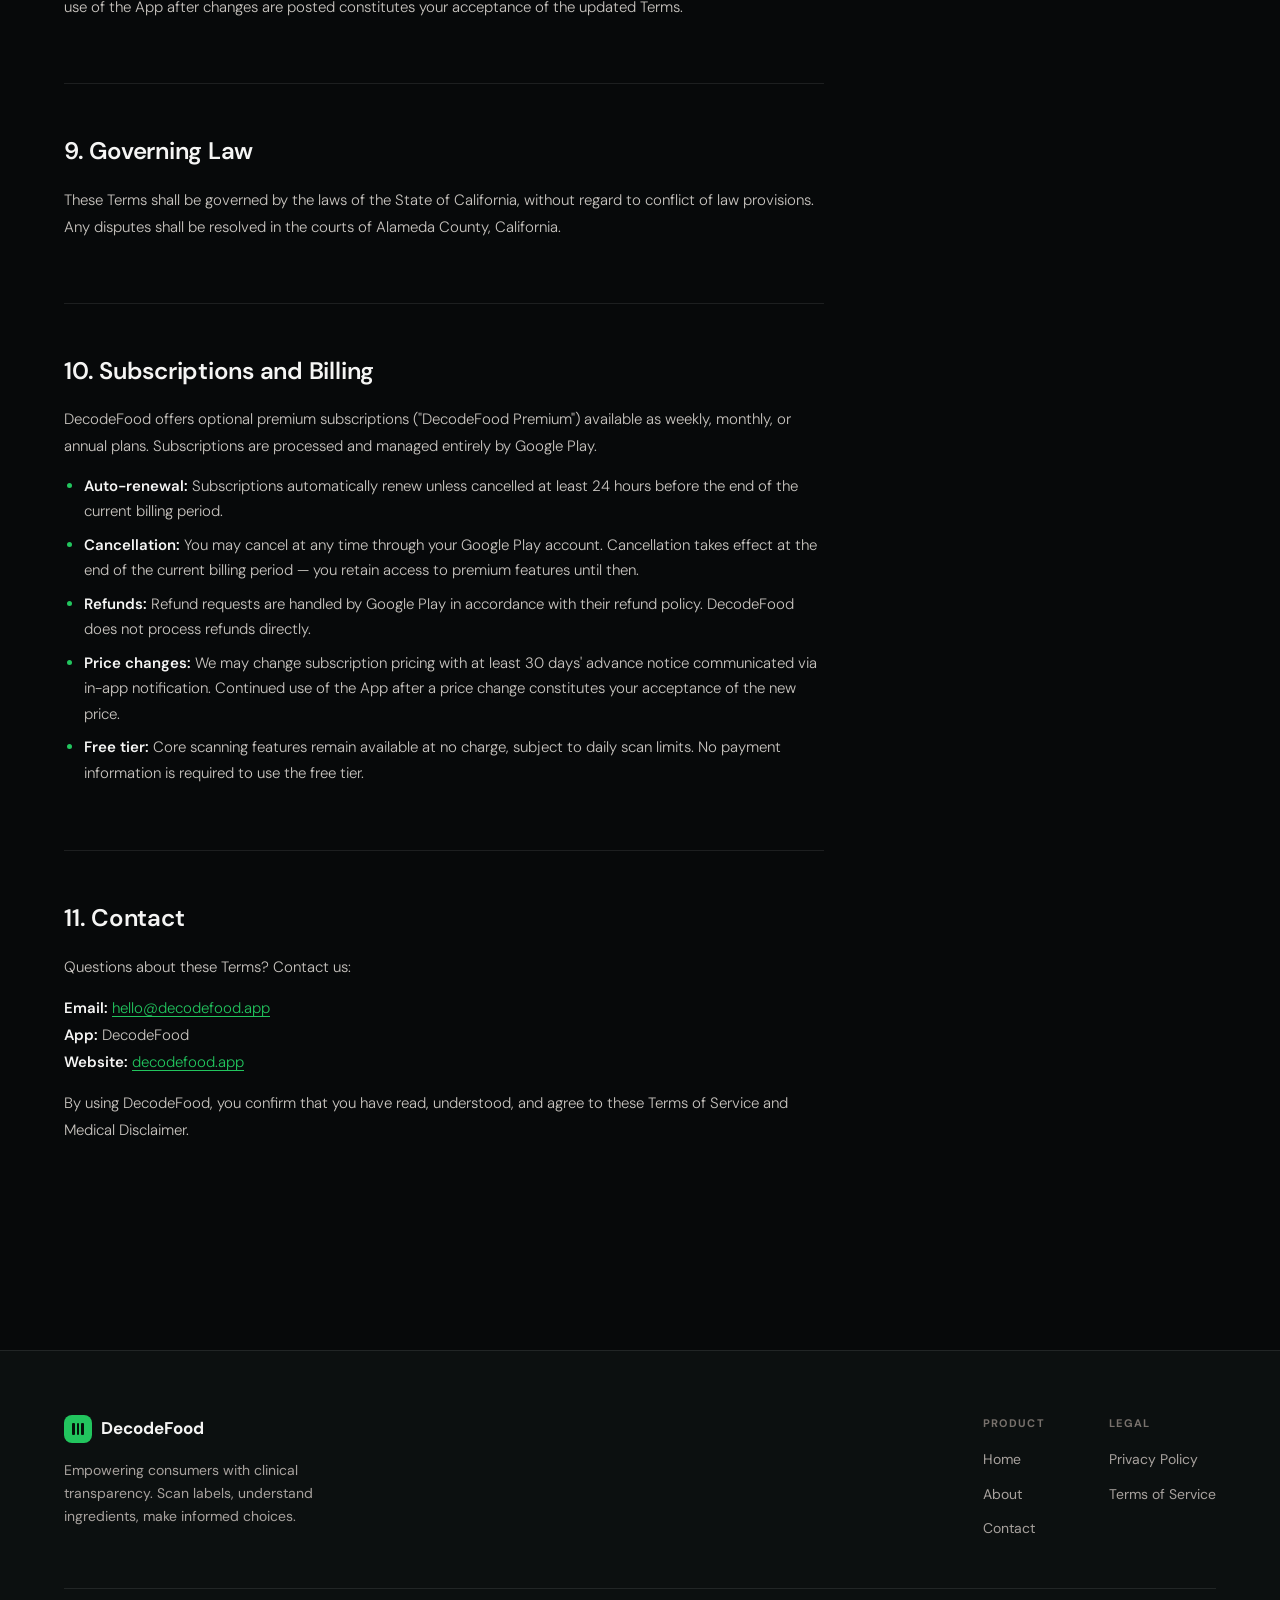
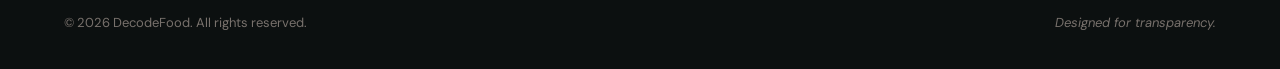
<file: terms.html>
<!DOCTYPE html>
<html lang="en">
<head>
  <meta charset="UTF-8" />
  <meta name="viewport" content="width=device-width, initial-scale=1.0" />
  <title>Terms of Service — DecodeFood</title>
  <meta name="description" content="DecodeFood Terms of Service and Medical Disclaimer. DecodeFood is an informational translation tool, not a medical device or certified allergen detector." />
  <link rel="canonical" href="https://decodefood.app/terms" />
  <meta property="og:type" content="website" />
  <meta property="og:url" content="https://decodefood.app/terms" />
  <meta property="og:title" content="Terms of Service — DecodeFood" />
  <meta property="og:description" content="DecodeFood Terms of Service and Medical Disclaimer." />
  <meta property="og:site_name" content="DecodeFood" />
  <meta name="robots" content="noindex, follow" />
  <link rel="icon" type="image/x-icon" href="favicon.ico" />
  <link rel="apple-touch-icon" sizes="180x180" href="apple-touch-icon.png" />
  <link rel="icon" type="image/png" sizes="192x192" href="favicon-192.png" />
  <link rel="icon" type="image/png" sizes="512x512" href="favicon-512.png" />
  <link rel="preconnect" href="https://fonts.googleapis.com" />
  <link rel="preconnect" href="https://fonts.gstatic.com" crossorigin />
  <link href="https://fonts.googleapis.com/css2?family=DM+Sans:ital,opsz,wght@0,9..40,300;0,9..40,400;0,9..40,500;0,9..40,600;0,9..40,700;1,9..40,300&family=DM+Serif+Display:ital@0;1&display=swap" rel="stylesheet" />
  <meta name="theme-color" content="#07090a" />
  <script>document.documentElement.classList.add('js');</script>
  <link rel="stylesheet" href="home.css" />
  <link rel="stylesheet" href="inner.css" />
  <script async src="https://www.googletagmanager.com/gtag/js?id=G-QGWBRZB8E3"></script>
<script>
  window.dataLayer = window.dataLayer || [];
  function gtag(){dataLayer.push(arguments);}
  gtag('js', new Date());

  gtag('config', 'G-QGWBRZB8E3');
</script>
</head>
<body>

  <a href="#main" class="skip-link">Skip to content</a>

  <!-- NAV -->
  <header class="nav" id="nav">
    <div class="nav-inner">
      <a href="/" class="logo" aria-label="DecodeFood home">
        <span class="logo-icon" aria-hidden="true">
          <svg width="14" height="14" viewBox="0 0 14 14" fill="none">
            <rect x="1" y="1" width="3" height="12" rx="1" fill="#04130a"/>
            <rect x="6" y="1" width="2" height="12" rx="1" fill="#04130a"/>
            <rect x="10" y="1" width="3" height="12" rx="1" fill="#04130a"/>
          </svg>
        </span>
        <span>DecodeFood</span>
      </a>
      <nav class="nav-links" aria-label="Primary">
        <a href="/" class="nav-link">Home</a>
        <a href="about.html" class="nav-link">About</a>
        <a href="contact.html" class="nav-link">Contact</a>
        <a href="https://play.google.com/store/apps/details?id=com.decode.food&hl=en_US&referrer=utm_source=website&utm_medium=button&utm_campaign=nav_cta" class="btn btn-sm">Get the App</a>
      </nav>
      <button class="nav-toggle" id="navToggle" aria-label="Menu" aria-expanded="false" aria-controls="mobileMenu"><span></span></button>
    </div>
    <nav class="nav-mobile" id="mobileMenu" aria-label="Mobile">
      <a href="/">Home</a>
      <a href="about.html">About</a>
      <a href="contact.html">Contact</a>
      <a href="privacy.html">Privacy</a>
      <a href="terms.html">Terms</a>
      <a href="https://play.google.com/store/apps/details?id=com.decode.food&hl=en_US&referrer=utm_source=website&utm_medium=button&utm_campaign=mobile_menu" class="btn">Download on Google Play</a>
    </nav>
  </header>

  <main id="main" class="page-main">
    <div class="container">
      <div class="page-header">
        <div class="section-label">Legal</div>
        <h1 class="page-title">Terms of Service<br><span style="font-style:italic;font-weight:300">& Medical Disclaimer</span></h1>
        <p class="page-effective">Effective Date: October 19, 2026</p>
      </div>

      <div class="legal-content">

        <div class="legal-callout green">
          <strong>Our philosophy on these terms:</strong> At DecodeFood, our mission is to give you more information, not less. Part of that honesty means being completely transparent about what this app can and cannot do. The terms below exist to ensure you always remain the final authority over your own dietary decisions. No app, however sophisticated, replaces your own careful reading of a food label.
        </div>

        <p style="margin-bottom:2rem;">By downloading, installing, or using DecodeFood ("the App"), you agree to be bound by these Terms of Service. If you do not agree, do not use the App.</p>

        <section class="legal-section">
          <h2>1. Nature of the App — Informational Tool Only</h2>
          <p><em>We built DecodeFood to translate food labels into plain language. That's it. We are not doctors, dietitians, or allergen specialists. We are a translation tool.</em></p>
          <p>DecodeFood is a food label translation and ingredient analysis tool designed for informational and educational purposes only. It is not a medical device, a certified allergen detection system, or a substitute for professional medical, dietary, or nutritional advice.</p>
          <p>The ingredient explanations in the App (including descriptions, regulatory-status notes and science notes) are general educational information summarized from public sources such as U.S. FDA and other regulators. Regulations and scientific understanding change, and different countries treat ingredients differently, so this information may be incomplete or out of date. It is general information, not medical advice, and it is not a recommendation for your personal circumstances.</p>
          <p>Nothing in the App constitutes medical advice. If you have a diagnosed medical condition, severe food allergy, or any health concern that requires dietary management, you must consult a qualified healthcare professional before relying on any information provided by the App.</p>
        </section>

        <section class="legal-section">
          <h2>2. Scope of Analysis — What the App Does and Does Not Read</h2>
          <p><em>This is one of the most important things to understand about DecodeFood. We are completely honest about where our analysis starts and stops.</em></p>

          <h3>2.1 What DecodeFood Analyzes</h3>
          <p>DecodeFood analyzes the <strong>Ingredients List</strong> section of a food label only. This includes:</p>
          <ul>
            <li>Ingredient names captured via on-device OCR (camera scan)</li>
            <li>Ingredient names retrieved from third-party barcode databases (Open Food Facts API and USDA Branded Foods API)</li>
            <li>Ingredient names entered manually by the user</li>
          </ul>

          <h3>2.2 What DecodeFood Does NOT Currently Analyze</h3>
          <p>DecodeFood does not currently parse, interpret, or analyze the following sections of a food label, even if they are visible in a camera scan:</p>
          <ul>
            <li>"Contains:" statements (e.g., "Contains: Wheat, Milk, Soy")</li>
            <li>"May Contain:" statements (e.g., "May Contain: Peanuts")</li>
            <li>"Allergen Information:" sections</li>
            <li>"Processed on equipment that also handles..." statements</li>
            <li>"Manufactured in a facility that also processes..." statements</li>
            <li>Nutrition facts panels</li>
            <li>Serving size or quantity information</li>
            <li>Expiration dates or lot codes</li>
          </ul>

          <div class="legal-callout red">
            <strong>⚠ Critical — Severe Allergy Users:</strong> Cross-contamination warnings ("May Contain", "Processed in a facility") are NOT analyzed by DecodeFood. If you have a severe or life-threatening food allergy, you MUST read the full physical packaging label yourself and must not rely solely on the App for cross-contamination safety.
          </div>
        </section>

        <section class="legal-section">
          <h2>3. Third-Party Data Accuracy</h2>
          <p><em>We use the best available data sources, but we are honest that no database is perfect. This is why we always encourage you to read the physical label.</em></p>
          <p>When you scan a product barcode, DecodeFood retrieves ingredient data from the Open Food Facts database (a crowd-sourced, non-profit third-party service) and, as a fallback, the USDA Branded Foods API (a public U.S. government database). DecodeFood has no control over the accuracy, completeness, or currency of data in either database.</p>
          <p>Third-party ingredient data may contain errors, omissions, outdated information, or product variants that differ from the physical product you are holding. DecodeFood does not independently verify third-party data.</p>
          <p>When you scan a label using the camera OCR feature, accuracy depends on the quality of the image, lighting conditions, label font, label damage, and the clarity of the printed text. OCR technology may misread, skip, or incorrectly parse some ingredients.</p>
        </section>

        <section class="legal-section">
          <h2>4. Assumption of Risk and User Responsibility</h2>
          <p><em>You are the expert on your own body. We are here to help you decode what's on a label — but the final decision about what you eat is always yours.</em></p>
          <p>By using DecodeFood, you acknowledge and agree that:</p>
          <ul>
            <li>You are solely responsible for your own health and dietary decisions</li>
            <li>You will always read the full physical packaging label before consuming any product, regardless of the App's analysis</li>
            <li>You will not rely solely on the App for any life-critical dietary decision, including decisions related to severe food allergies, anaphylaxis risk, or medically prescribed dietary restrictions</li>
            <li>You understand that the App analyzes the Ingredients List only and does not parse "May Contain," "Contains," or facility cross-contamination warnings</li>
            <li>You will ensure your personal allergy and intolerance profile in the App is accurate, up to date, and complete</li>
            <li>You accept that no mobile application can guarantee 100% detection of every allergen or harmful ingredient in every product under all circumstances</li>
          </ul>
        </section>

        <section class="legal-section">
          <h2>5. Limitation of Liability</h2>
          <p>To the maximum extent permitted by applicable law, DecodeFood and its developers, officers, employees, and affiliates shall not be liable for any direct, indirect, incidental, special, consequential, or punitive damages of any kind, including but not limited to:</p>
          <ul>
            <li>Illness, allergic reaction, anaphylaxis, injury, or death resulting from the consumption of a food product</li>
            <li>Reliance on App analysis results, ingredient data, or verdict classifications</li>
            <li>Errors, omissions, or inaccuracies in third-party barcode or ingredient databases</li>
            <li>Failure of OCR technology to correctly identify one or more ingredients</li>
            <li>Failure to detect ingredients not present in the scanned Ingredients List section</li>
            <li>User failure to read "May Contain," "Contains," or facility cross-contamination warnings on the physical product packaging</li>
            <li>Use of the App outside its intended informational purpose</li>
          </ul>
          <p>This limitation of liability applies regardless of the theory of liability (contract, tort, negligence, strict liability, or otherwise) and regardless of whether DecodeFood has been advised of the possibility of such damages.</p>

          <h3>5.1 Dispute Resolution</h3>
          <p>Any dispute arising from these Terms or your use of the App shall be resolved through binding individual arbitration under the rules of the American Arbitration Association. You waive any right to participate in a class action lawsuit or class-wide arbitration.</p>
        </section>

        <section class="legal-section">
          <h2>6. No Warranty</h2>
          <p>To the maximum extent permitted by applicable law, DecodeFood is provided "as is" and "as available" without warranties of any kind, either express or implied, including but not limited to warranties of merchantability, fitness for a particular purpose, or non-infringement.</p>
          <p>We do not warrant that the App will be error-free, uninterrupted, or that any specific ingredient will be detected or correctly classified in any particular scan.</p>
        </section>

        <section class="legal-section">
          <h2>7. Indemnification</h2>
          <p>You agree to indemnify, defend, and hold harmless DecodeFood and its developers from any claims, damages, losses, liabilities, costs, and expenses (including reasonable legal fees) arising from your use of the App, your violation of these Terms, or your reliance on App data for a dietary decision.</p>
        </section>

        <section class="legal-section">
          <h2>8. Changes to These Terms</h2>
          <p>We may update these Terms of Service from time to time. When we do, we will update the Effective Date at the top of this document and notify users through an in-app notice or Play Store update description. Your continued use of the App after changes are posted constitutes your acceptance of the updated Terms.</p>
        </section>

        <section class="legal-section">
          <h2>9. Governing Law</h2>
          <p>These Terms shall be governed by the laws of the State of California, without regard to conflict of law provisions. Any disputes shall be resolved in the courts of Alameda County, California.</p>
        </section>

        <section class="legal-section">
          <h2>10. Subscriptions and Billing</h2>
          <p>DecodeFood offers optional premium subscriptions ("DecodeFood Premium") available as weekly, monthly, or annual plans. Subscriptions are processed and managed entirely by Google Play.</p>
          <ul>
            <li><strong>Auto-renewal:</strong> Subscriptions automatically renew unless cancelled at least 24 hours before the end of the current billing period.</li>
            <li><strong>Cancellation:</strong> You may cancel at any time through your Google Play account. Cancellation takes effect at the end of the current billing period — you retain access to premium features until then.</li>
            <li><strong>Refunds:</strong> Refund requests are handled by Google Play in accordance with their refund policy. DecodeFood does not process refunds directly.</li>
            <li><strong>Price changes:</strong> We may change subscription pricing with at least 30 days' advance notice communicated via in-app notification. Continued use of the App after a price change constitutes your acceptance of the new price.</li>
            <li><strong>Free tier:</strong> Core scanning features remain available at no charge, subject to daily scan limits. No payment information is required to use the free tier.</li>
          </ul>
        </section>

        <section class="legal-section">
          <h2>11. Contact</h2>
          <p>Questions about these Terms? Contact us:</p>
          <p><strong>Email:</strong> <a href="mailto:hello@decodefood.app">hello@decodefood.app</a><br>
          <strong>App:</strong> DecodeFood<br>
          <strong>Website:</strong> <a href="https://decodefood.app">decodefood.app</a></p>
          <p>By using DecodeFood, you confirm that you have read, understood, and agree to these Terms of Service and Medical Disclaimer.</p>
        </section>

      </div>
    </div>
  </main>

  <!-- FOOTER -->
  <footer class="footer">
    <div class="container">
      <div class="footer-top">
        <div class="footer-brand">
          <a href="/" class="logo">
            <span class="logo-icon" aria-hidden="true">
              <svg width="14" height="14" viewBox="0 0 14 14" fill="none">
                <rect x="1" y="1" width="3" height="12" rx="1" fill="#04130a"/>
                <rect x="6" y="1" width="2" height="12" rx="1" fill="#04130a"/>
                <rect x="10" y="1" width="3" height="12" rx="1" fill="#04130a"/>
              </svg>
            </span>
            <span>DecodeFood</span>
          </a>
          <p>Empowering consumers with clinical transparency. Scan labels, understand ingredients, make informed choices.</p>
        </div>
        <div class="footer-links">
          <div class="footer-col">
            <div class="footer-col-label">Product</div>
            <a href="/">Home</a>
            <a href="about.html">About</a>
            <a href="contact.html">Contact</a>
          </div>
          <div class="footer-col">
            <div class="footer-col-label">Legal</div>
            <a href="privacy.html">Privacy Policy</a>
            <a href="terms.html">Terms of Service</a>
          </div>
        </div>
      </div>
      <div class="footer-bottom">
        <span>© 2026 DecodeFood. All rights reserved.</span>
        <span class="footer-tagline">Designed for transparency.</span>
      </div>
    </div>
  </footer>

  <script src="home.js"></script>
</body>
</html>
</file>
<file: home.css>
/* DecodeFood — homepage (dark, cinematic). Base styles, nav and footer shared by every page. */

:root {
  color-scheme: dark;
  --bg: #07090a;
  --bg-2: #0c1010;
  --surface: rgba(255,255,255,0.04);
  --surface-2: rgba(255,255,255,0.07);
  --line: rgba(255,255,255,0.09);
  --text: #f5f5f4;
  --muted: #a8a29e;
  --green: #22c55e;
  --green-deep: #16a34a;
  --green-glow: rgba(34,197,94,0.35);
  --red: #f87171;
  --amber: #fbbf24;
  --font-sans: 'DM Sans', system-ui, sans-serif;
  --font-serif: 'DM Serif Display', Georgia, serif;
  --max-w: 1200px;
  --ease: cubic-bezier(0.22, 1, 0.36, 1);
  --vh: 100vh;
}
@supports (height: 100svh) { :root { --vh: 100svh; } }

*, *::before, *::after { box-sizing: border-box; margin: 0; padding: 0; }
html { scroll-behavior: smooth; }
body {
  font-family: var(--font-sans);
  background: var(--bg);
  color: var(--text);
  line-height: 1.6;
  -webkit-font-smoothing: antialiased;
  overflow-x: clip;
}
img { max-width: 100%; height: auto; display: block; }
a { color: inherit; text-decoration: none; }
:focus-visible { outline: 2px solid var(--green); outline-offset: 3px; border-radius: 6px; }

.skip-link {
  position: fixed; left: 16px; top: -60px; z-index: 300;
  background: var(--green); color: #04130a; font-weight: 700;
  padding: 10px 18px; border-radius: 100px; transition: top .2s;
}
.skip-link:focus { top: 16px; }

.container { max-width: var(--max-w); margin: 0 auto; padding: 0 24px; }

/* ── Buttons ───────────────────────────────────────────────── */
.btn {
  display: inline-flex; align-items: center; gap: 10px;
  background: var(--green); color: #04130a;
  font-family: inherit; font-weight: 700; font-size: 15px;
  padding: 12px 24px; border-radius: 100px; border: 0; cursor: pointer;
  white-space: nowrap;
  transition: transform .25s var(--ease), box-shadow .25s var(--ease), background .2s;
}
.btn:hover { transform: translateY(-2px); box-shadow: 0 10px 40px var(--green-glow); background: #4ade80; }
.btn:active { transform: translateY(0); }
.btn-lg { font-size: 17px; padding: 16px 32px; }
.btn-sm { font-size: 13px; padding: 9px 18px; }
.btn-ghost { background: var(--surface-2); color: var(--text); border: 1px solid var(--line); }
.btn-ghost:hover { background: rgba(255,255,255,0.12); box-shadow: none; }

/* ── Floating pill nav ─────────────────────────────────────── */
.nav {
  position: fixed; top: 16px; left: 50%; z-index: 200;
  transform: translateX(-50%);
  width: min(720px, calc(100% - 32px));
  background: rgba(14,18,18,0.55);
  border: 1px solid var(--line);
  border-radius: 100px;
  backdrop-filter: blur(16px) saturate(140%);
  -webkit-backdrop-filter: blur(16px) saturate(140%);
  transition: background .3s, border-color .3s, box-shadow .3s;
}
.nav.scrolled { background: rgba(10,13,13,0.82); box-shadow: 0 10px 40px rgba(0,0,0,0.45); }
.nav-inner { display: flex; align-items: center; justify-content: space-between; height: 56px; padding: 0 8px 0 18px; }
.logo { display: flex; align-items: center; gap: 9px; font-weight: 700; font-size: 17px; }
.logo-icon {
  width: 28px; height: 28px; background: var(--green); border-radius: 8px;
  display: grid; place-items: center; flex-shrink: 0;
}
.nav-links { display: flex; align-items: center; gap: 28px; }
.nav-link { font-size: 14px; font-weight: 500; color: var(--muted); transition: color .2s; }
.nav-link:hover, .nav-link[aria-current="page"] { color: var(--text); }
.nav-toggle {
  display: none; background: none; border: 0; cursor: pointer; color: var(--text);
  width: 44px; height: 44px; border-radius: 50%; place-items: center;
}
.nav-toggle span { display: block; width: 20px; height: 2px; background: currentColor; border-radius: 2px; position: relative; transition: background .2s; }
.nav-toggle span::before, .nav-toggle span::after {
  content: ''; position: absolute; left: 0; width: 20px; height: 2px; background: currentColor; border-radius: 2px;
  transition: transform .3s var(--ease);
}
.nav-toggle span::before { top: -6px; }
.nav-toggle span::after { top: 6px; }
.nav-toggle[aria-expanded="true"] span { background: transparent; }
.nav-toggle[aria-expanded="true"] span::before { transform: translateY(6px) rotate(45deg); }
.nav-toggle[aria-expanded="true"] span::after { transform: translateY(-6px) rotate(-45deg); }
.nav-mobile {
  display: none; flex-direction: column; padding: 8px 20px 20px;
  border-top: 1px solid var(--line);
}
.nav-mobile a { padding: 12px 0; font-weight: 500; color: var(--muted); border-bottom: 1px solid var(--line); }
.nav-mobile a:last-child { border: 0; margin-top: 12px; color: #04130a; text-align: center; border-radius: 100px; }
.nav.open { border-radius: 28px; }
.nav.open .nav-mobile { display: flex; }

/* ── Hero (scroll-driven) ──────────────────────────────────── */
.hero { --p: 0; --q: 0; position: relative; height: 340vh; background: var(--bg); }
.hero-sticky {
  position: sticky; top: 0; height: var(--vh); overflow: hidden;
  display: grid; justify-items: center;
}
.hero-bg { position: absolute; inset: 0; pointer-events: none; }
.aurora {
  position: absolute; width: 90vmax; height: 90vmax; left: 50%; top: 55%;
  translate: -50% 0; border-radius: 50%;
  background: radial-gradient(closest-side, rgba(34,197,94,0.30), rgba(34,197,94,0.08) 55%, transparent 72%);
  filter: blur(40px);
  animation: aurora 14s ease-in-out infinite alternate;
  opacity: calc(0.55 + var(--p) * 0.45);
}
.aurora.two {
  width: 55vmax; height: 55vmax; left: 15%; top: -20%; translate: 0 0;
  background: radial-gradient(closest-side, rgba(16,185,129,0.20), transparent 70%);
  animation-duration: 18s; animation-direction: alternate-reverse;
}
@keyframes aurora {
  from { transform: translate3d(-4%, 0, 0) scale(1); }
  to   { transform: translate3d(4%, -6%, 0) scale(1.12); }
}
.grid-lines {
  position: absolute; inset: 0;
  background-image:
    linear-gradient(var(--line) 1px, transparent 1px),
    linear-gradient(90deg, var(--line) 1px, transparent 1px);
  background-size: 64px 64px;
  mask-image: radial-gradient(ellipse 70% 60% at 50% 40%, #000 20%, transparent 75%);
  -webkit-mask-image: radial-gradient(ellipse 70% 60% at 50% 40%, #000 20%, transparent 75%);
  opacity: .5;
  transform: translateY(calc(var(--p) * -60px));
}

.hero-copy {
  position: absolute; top: calc(var(--vh) * 0.17); left: 0; right: 0;
  text-align: center; padding: 0 24px; z-index: 3;
  opacity: calc(1 - var(--p) * 1.9);
  transform: translateY(calc(var(--p) * -7vh)) scale(calc(1 - var(--p) * 0.06));
  will-change: transform, opacity;
}
.hero.p-late .hero-copy { pointer-events: none; }
.pill {
  display: inline-flex; align-items: center; gap: 8px;
  background: rgba(34,197,94,0.1); color: #86efac;
  border: 1px solid rgba(34,197,94,0.25);
  font-size: 12px; font-weight: 700; letter-spacing: .08em; text-transform: uppercase;
  padding: 6px 14px; border-radius: 100px; margin-bottom: 24px;
}
.pill i { width: 6px; height: 6px; border-radius: 50%; background: var(--green); box-shadow: 0 0 0 0 var(--green-glow); animation: ping 2s infinite; }
@keyframes ping { 70% { box-shadow: 0 0 0 8px rgba(34,197,94,0); } 100% { box-shadow: 0 0 0 0 rgba(34,197,94,0); } }
.hero-headline {
  font-family: var(--font-serif); font-weight: 400;
  font-size: clamp(42px, 7.2vw, 92px); line-height: 1.02; letter-spacing: -0.025em;
  margin-bottom: 22px;
}
.hero-headline em {
  font-style: italic;
  background: linear-gradient(100deg, #86efac, var(--green) 55%, #16a34a);
  -webkit-background-clip: text; background-clip: text; color: transparent;
  padding-right: .08em;
}
.hero-sub { max-width: 560px; margin: 0 auto 30px; font-size: clamp(16px, 1.6vw, 19px); color: var(--muted); font-weight: 300; }
.hero-cta { display: flex; justify-content: center; align-items: center; gap: 14px; flex-wrap: wrap; }
.hero-note { width: 100%; margin-top: 4px; font-size: 13px; color: var(--muted); }

.hero-caption {
  position: absolute; top: calc(var(--vh) * 0.13); left: 0; right: 0; text-align: center; z-index: 3;
  font-family: var(--font-serif); font-size: clamp(28px, 4.4vw, 54px); letter-spacing: -0.02em; line-height: 1.1;
  opacity: calc((var(--p) - 0.55) * 3.2 - var(--q) * 4);
  transform: translateY(calc((1 - var(--p)) * 30px - var(--q) * 40px));
  padding: 0 24px; pointer-events: none;
}
.hero-caption span { color: var(--green); font-style: italic; }

.hero-stage {
  position: absolute; bottom: 0; left: 50%; width: min(1040px, 100%); z-index: 2;
  height: min(calc(var(--vh) * 0.84), 820px);
  transform: translate(-50%, calc((1 - var(--p)) * 56% - var(--q) * 5vh));
  will-change: transform;
  perspective: 1400px;
}
.phone {
  position: absolute; left: 50%; bottom: -4vh; height: 100%; aspect-ratio: 917 / 1903;
  transform: translateX(-50%) rotateX(calc((1 - var(--p)) * 24deg)) scale(calc((0.88 + var(--p) * 0.12) * (1 - var(--q) * 0.1)));
  transform-origin: 50% 100%;
  filter: drop-shadow(0 40px 80px rgba(0,0,0,0.65)) blur(calc(var(--q) * 22px));
  opacity: calc(1 - var(--q) * 1.25);
}
.phone::before {
  content: ''; position: absolute; inset: -6% -30%; z-index: -1;
  background: radial-gradient(closest-side, var(--green-glow), transparent 70%);
  opacity: calc(0.4 + var(--p) * 0.6);
}
.phone img { width: 100%; height: 100%; }
.screen-fx { position: absolute; inset: 1.4% 3.4%; border-radius: 9% / 4.4%; overflow: hidden; pointer-events: none; }
.screen-fx::after {
  content: ''; position: absolute; left: 0; right: 0; top: 0; height: 22%;
  background: linear-gradient(to bottom, transparent, rgba(34,197,94,0.28) 85%, rgba(34,197,94,0.9) 99%, transparent 100%);
  animation: sweep 5s var(--ease) infinite;
}
@keyframes sweep { 0% { transform: translateY(-100%); } 70%, 100% { transform: translateY(560%); } }

/* Looping demo cards beside the phone */
.demo-card {
  position: absolute; width: 250px; z-index: 3;
  background: rgba(16,21,21,0.72);
  border: 1px solid var(--line); border-radius: 18px; padding: 16px 18px;
  backdrop-filter: blur(14px); -webkit-backdrop-filter: blur(14px);
  box-shadow: 0 24px 60px rgba(0,0,0,0.5);
  opacity: clamp(0, (var(--p) - 0.4) * 3 - var(--q) * 4, 1);
}
.demo-card.label { left: 2%; top: 20%; transform: translateX(calc((1 - var(--p)) * -60px)) rotate(-3deg); }
.demo-card.verdict { right: 2%; top: 34%; transform: translateX(calc((1 - var(--p)) * 60px)) rotate(3deg); }
.demo-title { font-size: 10px; font-weight: 700; letter-spacing: .14em; text-transform: uppercase; color: var(--muted); margin-bottom: 12px; }
.ing-list { list-style: none; position: relative; display: grid; gap: 4px; }
.ing {
  font-size: 13px; padding: 5px 9px; border-radius: 8px; color: #d6d3d1;
  border: 1px solid transparent; animation: ingLight 9s infinite both;
}
.ing:nth-child(1) { animation-delay: 0.7s; }
.ing:nth-child(2) { animation-delay: 1.5s; }
.ing:nth-child(3) { animation-delay: 2.3s; }
.ing:nth-child(4) { animation-delay: 3.1s; }
.ing:nth-child(5) { animation-delay: 3.9s; }
@keyframes ingLight {
  0%, 2%   { background: transparent; border-color: transparent; color: #d6d3d1; }
  6%, 80%  { background: rgba(34,197,94,0.12); border-color: rgba(34,197,94,0.4); color: #bbf7d0; }
  90%,100% { background: transparent; border-color: transparent; color: #d6d3d1; }
}
.ing.warn { animation-name: ingWarn; }
.ing.bad  { animation-name: ingBad; }
@keyframes ingWarn {
  0%, 2%   { background: transparent; border-color: transparent; color: #d6d3d1; }
  6%, 80%  { background: rgba(251,191,36,0.12); border-color: rgba(251,191,36,0.45); color: #fde68a; }
  90%,100% { background: transparent; border-color: transparent; color: #d6d3d1; }
}
@keyframes ingBad {
  0%, 2%   { background: transparent; border-color: transparent; color: #d6d3d1; }
  6%, 80%  { background: rgba(248,113,113,0.12); border-color: rgba(248,113,113,0.5); color: #fecaca; }
  90%,100% { background: transparent; border-color: transparent; color: #d6d3d1; }
}
.ing-scan {
  position: absolute; left: -6px; right: -6px; height: 2px; top: 0;
  background: linear-gradient(90deg, transparent, var(--green), transparent);
  box-shadow: 0 0 14px var(--green);
  animation: ingScan 9s linear infinite;
}
@keyframes ingScan { 0% { top: 0; opacity: 1; } 46% { top: 100%; opacity: 1; } 50%, 100% { top: 100%; opacity: 0; } }

.verdict-badge {
  display: inline-block; font-size: 11px; font-weight: 700; letter-spacing: .08em;
  padding: 5px 11px; border-radius: 8px; margin-bottom: 12px;
  background: rgba(248,113,113,0.14); color: var(--red);
  animation: fadeLoop 9s infinite both; animation-delay: .4s;
}
.verdict-row {
  display: flex; align-items: flex-start; gap: 9px; font-size: 13px; color: #d6d3d1;
  padding: 4px 0; animation: fadeLoop 9s infinite both;
}
.verdict-row:nth-child(3) { animation-delay: 1.0s; }
.verdict-row:nth-child(4) { animation-delay: 2.6s; }
.verdict-row:nth-child(5) { animation-delay: 4.2s; }
.verdict-row b { font-weight: 500; }
.verdict-row small { display: block; color: var(--muted); font-size: 11.5px; }
.dot { width: 8px; height: 8px; border-radius: 50%; flex-shrink: 0; margin-top: 6px; }
.dot.r { background: var(--red); } .dot.a { background: var(--amber); } .dot.g { background: var(--green); }
@keyframes fadeLoop {
  0%      { opacity: 0; transform: translateY(8px); }
  6%, 82% { opacity: 1; transform: translateY(0); }
  92%,100%{ opacity: 0; transform: translateY(0); }
}

/* Finale: phone blurs out, app icon rises with tagline + CTAs */
.hero-finale {
  position: absolute; inset: 0; z-index: 5; display: grid; place-content: center; justify-items: center;
  text-align: center; padding: 0 24px; pointer-events: none;
  opacity: calc((var(--q) - 0.3) * 3);
  transform: translateY(calc((1 - var(--q)) * 14vh)) scale(calc(0.94 + var(--q) * 0.06));
  will-change: transform, opacity;
}
.hero.q-on .hero-finale { pointer-events: auto; }
.app-icon {
  position: relative; width: clamp(84px, 11vw, 120px); aspect-ratio: 1; border-radius: 28%;
  display: grid; place-items: center; margin-bottom: 30px;
  background: linear-gradient(150deg, #4ade80, var(--green-deep));
  box-shadow: 0 0 0 1px rgba(255,255,255,0.18) inset, 0 20px 60px var(--green-glow), 0 0 140px rgba(34,197,94,0.35);
  animation: floaty 5s ease-in-out infinite;
}
.app-icon svg { width: 44%; height: 44%; }
@keyframes floaty { 50% { transform: translateY(-8px); } }
.finale-title {
  font-family: var(--font-serif); font-weight: 400;
  font-size: clamp(36px, 6.4vw, 84px); line-height: 1.04; letter-spacing: -0.025em; margin-bottom: 18px;
}
.finale-title em { font-style: italic; color: var(--green); }
.finale-sub { max-width: 520px; color: var(--muted); font-weight: 300; font-size: clamp(16px, 1.6vw, 19px); margin-bottom: 32px; }
.btn-white { background: #fff; color: #0a0a0a; }
.btn-white:hover { background: #f5f5f4; box-shadow: 0 10px 40px rgba(255,255,255,0.18); }
.hero-fade {
  position: absolute; left: 0; right: 0; bottom: 0; height: 55%; z-index: 4; pointer-events: none;
  background: linear-gradient(to bottom, transparent, rgba(7,9,10,0.85) 55%, var(--bg));
  opacity: calc((var(--q) - 0.45) * 2);
}
.hero-bg { opacity: calc(1 - var(--q) * 0.55); }

.scroll-hint {
  position: absolute; bottom: 20px; left: 50%; translate: -50% 0; z-index: 4;
  width: 24px; height: 38px; border: 1.5px solid var(--line); border-radius: 14px;
  opacity: calc(1 - var(--p) * 6);
}
.scroll-hint::after {
  content: ''; position: absolute; left: 50%; top: 7px; width: 3px; height: 8px; margin-left: -1.5px;
  border-radius: 3px; background: var(--muted); animation: wheel 1.8s ease-in-out infinite;
}
@keyframes wheel { 0% { opacity: 0; transform: translateY(0); } 30% { opacity: 1; } 100% { opacity: 0; transform: translateY(14px); } }

/* ── Marquee ───────────────────────────────────────────────── */
.marquee {
  border-block: 1px solid var(--line); background: var(--bg-2); padding: 22px 0; overflow: hidden;
  mask-image: linear-gradient(90deg, transparent, #000 10%, #000 90%, transparent);
  -webkit-mask-image: linear-gradient(90deg, transparent, #000 10%, #000 90%, transparent);
}
.marquee-track { display: flex; gap: 14px; width: max-content; animation: marquee 38s linear infinite; }
.marquee:hover .marquee-track { animation-play-state: paused; }
.chip {
  display: inline-flex; align-items: center; gap: 8px; white-space: nowrap;
  background: var(--surface); border: 1px solid var(--line); border-radius: 100px;
  padding: 9px 18px; font-size: 14px; color: #d6d3d1;
}
.chip::before { content: ''; width: 6px; height: 6px; border-radius: 50%; background: var(--green); }
.chip.alert::before { background: var(--red); }
@keyframes marquee { to { transform: translateX(calc(-50% - 7px)); } }

/* ── Sections ──────────────────────────────────────────────── */
section { position: relative; }
.section { padding: clamp(80px, 11vw, 150px) 0; }
.eyebrow { font-size: 12px; font-weight: 700; letter-spacing: .16em; text-transform: uppercase; color: var(--green); margin-bottom: 18px; }
.h2 {
  font-family: var(--font-serif); font-weight: 400;
  font-size: clamp(32px, 4.6vw, 58px); line-height: 1.08; letter-spacing: -0.02em; margin-bottom: 22px;
}
.lede { font-size: clamp(16px, 1.5vw, 18px); color: var(--muted); font-weight: 300; line-height: 1.75; }
.lede + .lede { margin-top: 14px; }

/* Stats */
.stats { padding: 56px 0; }
.stats-grid { display: grid; grid-template-columns: repeat(4, 1fr); gap: 1px; background: var(--line); border: 1px solid var(--line); border-radius: 22px; overflow: hidden; }
.stat { background: var(--bg); padding: 30px 24px; text-align: center; }
.stat-num { font-family: var(--font-serif); font-size: clamp(36px, 5vw, 56px); line-height: 1; color: var(--text); }
.stat-num sup { font-size: .45em; color: var(--green); vertical-align: top; position: relative; top: .25em; margin-left: 2px; }
.stat-label { margin-top: 10px; font-size: 13px; color: var(--muted); }

/* Bento features */
.section-head { max-width: 720px; margin-bottom: clamp(40px, 6vw, 72px); }
.bento { display: grid; grid-template-columns: repeat(6, 1fr); gap: 16px; }
.card {
  --mx: 50%; --my: 50%;
  position: relative; overflow: hidden; isolation: isolate;
  background: var(--surface); border: 1px solid var(--line); border-radius: 24px; padding: 30px;
  transition: border-color .3s, transform .5s var(--ease);
}
.card::before {
  content: ''; position: absolute; inset: 0; z-index: -1; opacity: 0; transition: opacity .3s;
  background: radial-gradient(420px circle at var(--mx) var(--my), rgba(34,197,94,0.16), transparent 60%);
}
.card:hover { border-color: rgba(34,197,94,0.4); transform: translateY(-4px); }
.card:hover::before { opacity: 1; }
.card.s2 { grid-column: span 2; } .card.s3 { grid-column: span 3; } .card.s4 { grid-column: span 4; }
.card-icon {
  width: 48px; height: 48px; border-radius: 14px; margin-bottom: 22px;
  display: grid; place-items: center; color: var(--green);
  background: rgba(34,197,94,0.1); border: 1px solid rgba(34,197,94,0.22);
}
.card h3 { font-size: 20px; font-weight: 600; margin-bottom: 10px; letter-spacing: -0.01em; }
.card p { font-size: 15px; color: var(--muted); line-height: 1.7; }

/* Split sections with illustration */
.split { display: grid; grid-template-columns: 1fr 1fr; gap: clamp(40px, 7vw, 110px); align-items: center; }
.split.flip .split-media { order: -1; }
.frame {
  position: relative; border-radius: 28px; padding: 14px; overflow: hidden;
  background: linear-gradient(160deg, rgba(255,255,255,0.1), rgba(255,255,255,0.03));
  border: 1px solid var(--line);
  box-shadow: 0 30px 80px rgba(0,0,0,0.5), 0 0 0 1px rgba(34,197,94,0.05);
}
.frame::before { content: ''; position: absolute; inset: -30%; z-index: 0; background: radial-gradient(closest-side, var(--green-glow), transparent 70%); opacity: .5; }
.frame img { position: relative; z-index: 1; border-radius: 16px; width: 100%; background: #f5f5f4; }
.frame.square { max-width: 440px; margin-inline: auto; }

/* Science steps */
.steps { list-style: none; position: relative; display: grid; gap: 18px; margin-top: 36px; padding-left: 38px; }
.steps::before { content: ''; position: absolute; left: 11px; top: 8px; bottom: 8px; width: 2px; background: var(--line); }
.steps::after {
  content: ''; position: absolute; left: 11px; top: 8px; bottom: 8px; width: 2px;
  background: linear-gradient(var(--green), #86efac); transform-origin: top; transform: scaleY(var(--line-p, 1));
  box-shadow: 0 0 12px var(--green-glow);
}
.step { position: relative; font-size: 16px; color: var(--muted); }
.step strong { color: var(--text); font-weight: 600; }
.step::before {
  content: ''; position: absolute; left: -33px; top: 6px; width: 12px; height: 12px; border-radius: 50%;
  background: var(--bg); border: 2px solid var(--green); box-shadow: 0 0 0 4px var(--bg);
}

/* Philosophy */
.philosophy { text-align: center; background: radial-gradient(ellipse 60% 50% at 50% 50%, rgba(34,197,94,0.08), transparent 70%); }
.philosophy-inner { max-width: 860px; margin: 0 auto; }
.big-title { font-family: var(--font-serif); font-size: clamp(48px, 9vw, 120px); line-height: 1; letter-spacing: -0.03em; margin-bottom: 36px; }
.big-title span { color: var(--green); font-style: italic; }
.philosophy-body { font-size: clamp(19px, 2.3vw, 28px); line-height: 1.55; font-weight: 300; color: var(--text); }
.js .philosophy-body .w { color: rgba(245,245,244,0.2); transition: color .35s; }
.js .philosophy-body .w.lit { color: var(--text); }
.quote { margin-top: 56px; font-family: var(--font-serif); font-style: italic; font-size: clamp(20px, 2.4vw, 28px); color: #86efac; line-height: 1.5; }

/* CTA */
.cta { padding: clamp(60px, 8vw, 110px) 0; }
.cta-box {
  position: relative; overflow: hidden; text-align: center; border-radius: 36px;
  padding: clamp(56px, 8vw, 110px) 24px; border: 1px solid rgba(34,197,94,0.25);
  background: radial-gradient(ellipse 80% 120% at 50% 130%, rgba(34,197,94,0.35), transparent 65%), var(--bg-2);
}
.cta-box::before {
  content: ''; position: absolute; inset: 0;
  background-image: linear-gradient(var(--line) 1px, transparent 1px), linear-gradient(90deg, var(--line) 1px, transparent 1px);
  background-size: 48px 48px; opacity: .45;
  mask-image: radial-gradient(ellipse 60% 70% at 50% 50%, #000, transparent 75%);
  -webkit-mask-image: radial-gradient(ellipse 60% 70% at 50% 50%, #000, transparent 75%);
}
.cta-box > * { position: relative; }
.cta-box h2 { font-family: var(--font-serif); font-weight: 400; font-size: clamp(36px, 6vw, 72px); line-height: 1.05; letter-spacing: -0.025em; margin-bottom: 14px; }
.cta-box p { color: var(--muted); margin-bottom: 34px; font-size: 17px; }

/* Footer */
.footer { border-top: 1px solid var(--line); padding: 64px 0 36px; background: var(--bg-2); }
.footer-top { display: flex; justify-content: space-between; gap: 48px; flex-wrap: wrap; margin-bottom: 48px; }
.footer-brand { max-width: 300px; }
.footer-brand .logo { margin-bottom: 16px; }
.footer-brand p { font-size: 14px; color: var(--muted); line-height: 1.65; }
.footer-links { display: flex; gap: 64px; flex-wrap: wrap; }
.footer-col { display: flex; flex-direction: column; gap: 12px; }
.footer-col-label { font-size: 11px; font-weight: 700; letter-spacing: .12em; text-transform: uppercase; color: #78716c; margin-bottom: 4px; }
.footer-col a { font-size: 14px; color: var(--muted); transition: color .2s; }
.footer-col a:hover { color: var(--green); }
.footer-bottom { border-top: 1px solid var(--line); padding-top: 24px; display: flex; justify-content: space-between; flex-wrap: wrap; gap: 8px; font-size: 13px; color: #78716c; }
.footer-tagline { font-style: italic; }

/* ── Scroll reveals (only hidden when JS is running) ───────── */
.js [data-reveal] {
  opacity: 0; transform: translateY(36px);
  transition: opacity .9s var(--ease), transform .9s var(--ease);
  transition-delay: calc(var(--i, 0) * 90ms);
}
.js [data-reveal="left"]  { transform: translateX(-48px); }
.js [data-reveal="right"] { transform: translateX(48px); }
.js [data-reveal="scale"] { transform: scale(.92); }
.js [data-reveal].in { opacity: 1; transform: none; }
[data-parallax] { will-change: transform; }

/* ── Responsive ────────────────────────────────────────────── */
@media (max-width: 1040px) {
  .demo-card { display: none; }
}
@media (max-width: 900px) {
  .stats-grid { grid-template-columns: repeat(2, 1fr); }
  .bento { grid-template-columns: 1fr 1fr; }
  .card.s2, .card.s3, .card.s4 { grid-column: span 1; }
  .card.s4:first-child, .bento .card:nth-child(1), .bento .card:nth-child(6) { grid-column: span 2; }
  .split { grid-template-columns: 1fr; }
  .split.flip .split-media { order: 0; }
}
@media (max-width: 640px) {
  .nav-links { display: none; }
  .nav-toggle { display: grid; }
  .hero { height: 300vh; }
  .hero-copy { top: calc(var(--vh) * 0.14); }
  .bento { grid-template-columns: 1fr; }
  .bento .card, .bento .card:nth-child(1), .bento .card:nth-child(6) { grid-column: span 1; }
  .footer-top { flex-direction: column; }
  .footer-links { gap: 36px; }
  .footer-bottom { flex-direction: column; }
}

/* ── Reduced motion: static, fully visible, no animation ───── */
@media (prefers-reduced-motion: reduce) {
  html { scroll-behavior: auto; }
  *, *::before, *::after { animation: none !important; transition-duration: .01ms !important; }
  .hero { --p: 1; --q: 0; height: auto; }
  .hero-finale { position: relative; inset: auto; opacity: 1; transform: none; pointer-events: auto; padding: 80px 24px 40px; }
  .hero-fade { display: none; }
  .hero-sticky { position: relative; height: auto; padding: 120px 0 40px; display: block; }
  .hero-copy { position: relative; top: 0; opacity: 1; transform: none; margin-bottom: 40px; }
  .hero-caption, .scroll-hint, .screen-fx { display: none; }
  .hero-stage { position: relative; transform: none; left: 0; margin: 0 auto; height: min(70vh, 560px); }
  .phone { transform: translateX(-50%); bottom: 0; }
  .demo-card { opacity: 1; transform: none; }
  .ing { background: transparent; }
  .verdict-badge, .verdict-row { opacity: 1; transform: none; }
  .marquee-track { width: auto; flex-wrap: wrap; justify-content: center; }
  .marquee { mask-image: none; -webkit-mask-image: none; }
  .marquee-track [aria-hidden] { display: none; }
  .js [data-reveal] { opacity: 1; transform: none; }
  .js .philosophy-body .w { color: var(--text); }
}
</file>
<file: inner.css>
/* DecodeFood — inner pages (About, Contact, Privacy, Terms). Loaded after home.css, which supplies tokens, nav and footer. */

.page-main { padding: 150px 0 96px; position: relative; }
.page-main::before {
  content: ''; position: absolute; left: 50%; top: -10%; translate: -50% 0; z-index: -1;
  width: min(1100px, 130vw); height: 620px; pointer-events: none;
  background: radial-gradient(closest-side, rgba(34,197,94,0.16), transparent 72%);
}

.section-label { font-size: 12px; font-weight: 700; letter-spacing: .16em; text-transform: uppercase; color: var(--green); margin-bottom: 18px; }

.page-header { margin-bottom: 64px; padding-bottom: 48px; border-bottom: 1px solid var(--line); }
.page-title {
  font-family: var(--font-serif); font-weight: 400;
  font-size: clamp(38px, 5.4vw, 72px); letter-spacing: -0.025em; line-height: 1.06;
  margin: 0 0 16px;
}
.page-effective { font-size: 14px; color: var(--muted); margin-top: 8px; }

/* Prose (About) */
.prose-content { max-width: 720px; }
.prose-section { margin-bottom: 64px; }
.prose-section h2 { font-family: var(--font-serif); font-weight: 400; font-size: clamp(26px, 3vw, 36px); letter-spacing: -0.015em; margin-bottom: 20px; }
.prose-section p { font-size: 17px; color: #c9c5c0; line-height: 1.8; margin-bottom: 16px; font-weight: 300; }
.prose-divider { width: 48px; height: 2px; background: var(--green); opacity: .6; margin: 48px 0; border-radius: 2px; }

.how-steps { display: flex; flex-direction: column; gap: 18px; margin-top: 28px; }
.how-step {
  display: flex; gap: 24px; align-items: flex-start; padding: 24px 26px;
  background: var(--surface); border: 1px solid var(--line); border-radius: 20px;
  transition: border-color .3s, transform .4s var(--ease);
}
.how-step:hover { border-color: rgba(34,197,94,0.4); transform: translateY(-3px); }
.how-step-num { font-family: var(--font-serif); font-size: 34px; color: var(--green); line-height: 1; flex-shrink: 0; width: 52px; }
.how-step-content h4 { font-size: 17px; font-weight: 600; margin-bottom: 6px; }
.how-step-content p { font-size: 15px; color: var(--muted); line-height: 1.7; margin: 0; }

.dont-list { display: flex; flex-direction: column; gap: 12px; margin-top: 8px; }
.dont-item { display: flex; align-items: center; gap: 14px; font-size: 16px; color: #c9c5c0; }
.dont-x { color: var(--red); font-weight: 700; font-size: 18px; flex-shrink: 0; }

/* Legal (Privacy, Terms) */
.legal-content { max-width: 760px; }
.legal-callout { padding: 20px 24px; border-radius: 16px; font-size: 15px; line-height: 1.7; margin-bottom: 40px; }
.legal-callout.green { background: rgba(34,197,94,0.1); color: #bbf7d0; border-left: 3px solid var(--green); }
.legal-callout.red { background: rgba(248,113,113,0.1); color: #fecaca; border-left: 3px solid var(--red); margin-top: 24px; }
.legal-section { margin-bottom: 48px; padding-bottom: 48px; border-bottom: 1px solid var(--line); }
.legal-section:last-child { border-bottom: 0; }
.legal-section h2 { font-size: 24px; font-weight: 600; letter-spacing: -0.01em; margin-bottom: 16px; }
.legal-section h3 { font-size: 16px; font-weight: 600; margin: 24px 0 10px; color: #e7e5e4; }
.legal-section p { font-size: 15px; color: #c9c5c0; line-height: 1.8; margin-bottom: 14px; font-weight: 300; }
.legal-section em { font-style: italic; color: var(--muted); }
.legal-section strong { color: var(--text); font-weight: 600; }
.legal-section ul { margin: 12px 0 16px 20px; display: flex; flex-direction: column; gap: 8px; }
.legal-section ul li { font-size: 15px; color: #c9c5c0; line-height: 1.7; font-weight: 300; }
.legal-section ul li::marker { color: var(--green); }
.legal-section a, .legal-callout a { color: var(--green); text-decoration: underline; text-underline-offset: 3px; }
.legal-section a:hover { color: #4ade80; }

/* Contact */
.contact-main { padding-bottom: 120px; }
.contact-inner { max-width: 640px; }
.contact-sub { font-size: clamp(18px, 2vw, 21px); color: var(--muted); line-height: 1.65; font-weight: 300; margin: 20px 0 48px; }
.contact-email {
  display: inline-block; font-size: clamp(22px, 3.4vw, 34px); font-weight: 700; color: var(--text);
  border-bottom: 2px solid var(--green); padding-bottom: 4px; margin-bottom: 20px; transition: color .2s;
  overflow-wrap: anywhere;
}
.contact-email:hover { color: var(--green); }
.contact-note { font-size: 14px; color: var(--muted); margin-bottom: 56px; }
.contact-topics { display: flex; flex-direction: column; gap: 16px; padding-top: 48px; border-top: 1px solid var(--line); }
.contact-topic {
  display: flex; gap: 20px; align-items: flex-start; padding: 22px 24px;
  background: var(--surface); border: 1px solid var(--line); border-radius: 20px;
  transition: border-color .3s, transform .4s var(--ease);
}
.contact-topic:hover { border-color: rgba(34,197,94,0.4); transform: translateY(-3px); }
.topic-icon { font-size: 24px; flex-shrink: 0; margin-top: 2px; }
.contact-topic strong { display: block; font-size: 16px; font-weight: 600; margin-bottom: 4px; }
.contact-topic p { font-size: 14px; color: var(--muted); line-height: 1.65; margin: 0; }

@media (max-width: 640px) {
  .page-main { padding-top: 120px; }
  .how-step { flex-direction: column; gap: 10px; }
}
</file>
